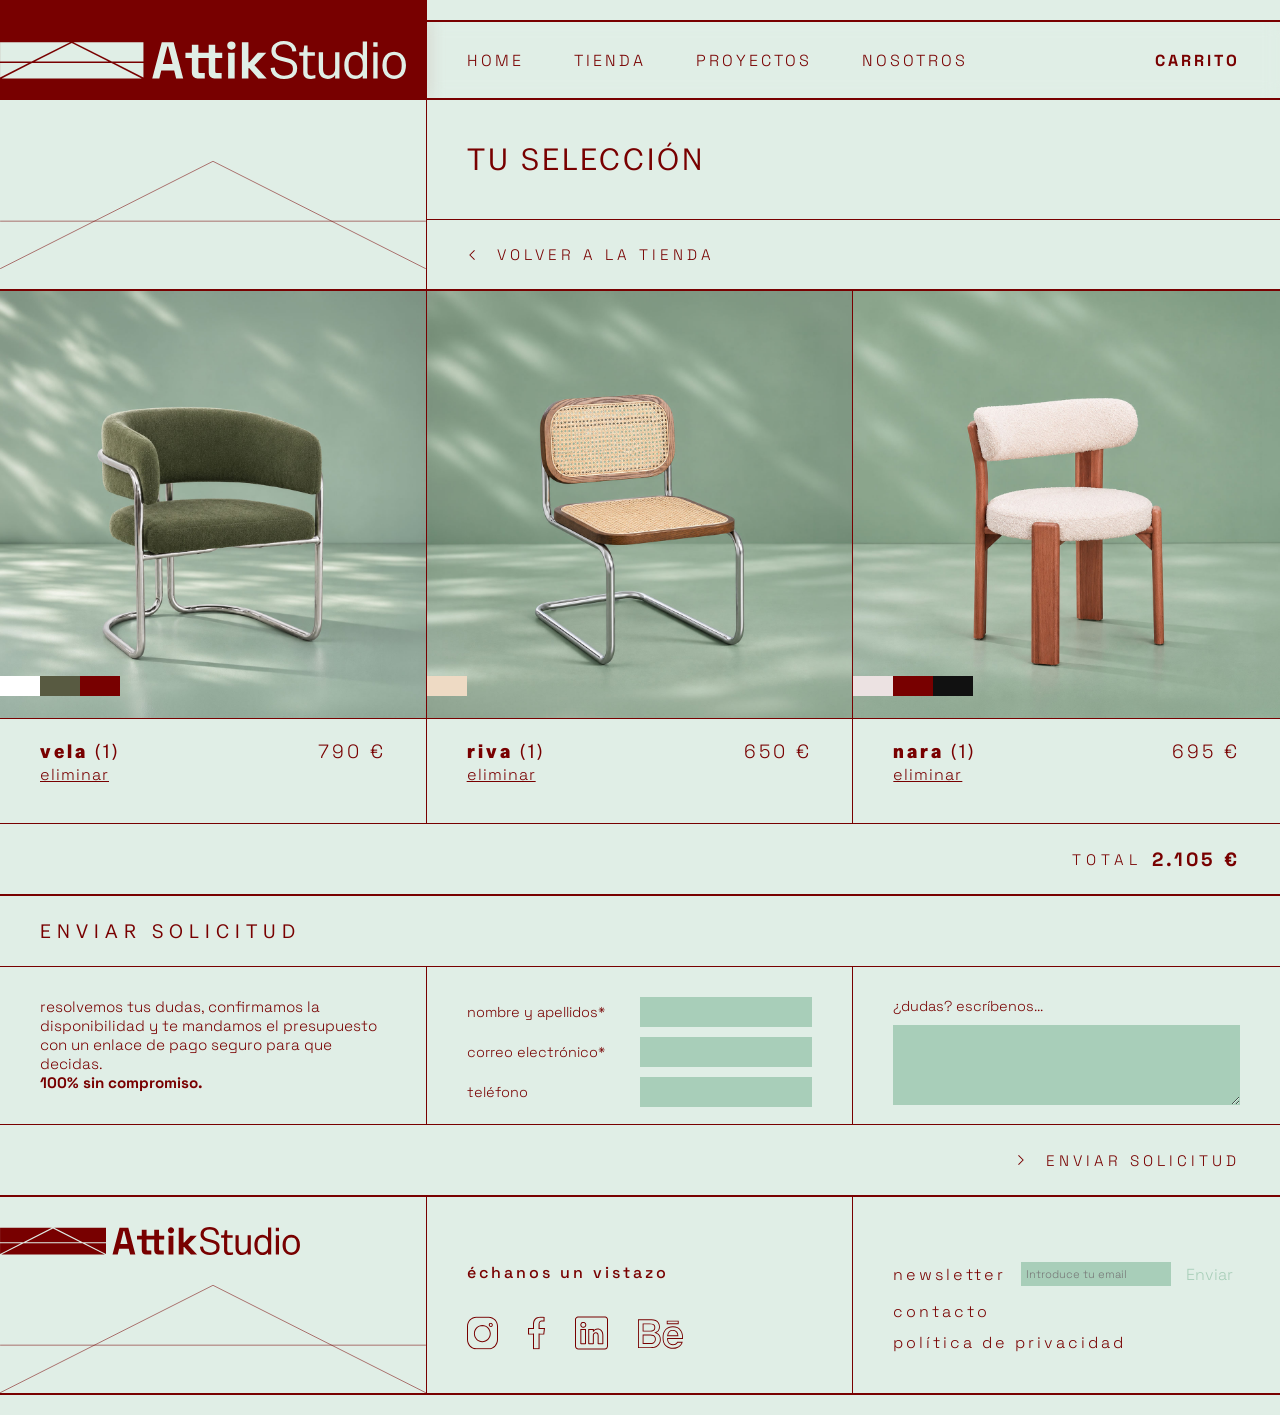
<file: carrito.html>
<!DOCTYPE html>
<html lang="en">

<head>
    <meta charset="UTF-8">
    <meta name="viewport" content="width=device-width, initial-scale=1.0">
    <title>Document</title>
    <link rel="stylesheet" href="css/carrito.css">

    <link rel="preconnect" href="https://fonts.googleapis.com">
    <link rel="preconnect" href="https://fonts.gstatic.com" crossorigin>
    <link
        href="https://fonts.googleapis.com/css2?family=Space+Grotesk:wght@300..700&family=Special+Gothic:wght@400..700&display=swap"
        rel="stylesheet">
</head>

<body>

    <!-- CABECERA -->

    <header class="Header">
        <a href="index.html" class="Header-a">
            <img src="assets/Logo_AttikStudio_Negative.svg" alt="AttikStudio Logo" loading="lazy" class="Header-img">
        </a>

        <nav class="Header-nav">

            <button class="Header-hamburger" aria-label="Abrir menú" aria-expanded="false">
                <span class="Line"></span>
                <span class="Line"></span>
                <span class="Line"></span>
            </button>
            <ul class="Header-ulLeft">
                <li class="Header-liLeft">
                    <a href="index.html" class="Header-aLeft">Home</a>
                    <a href="tienda.html" class="Header-aLeft">Tienda</a>
                    <a href="proyectos.html" class="Header-aLeft">Proyectos</a>
                    <a href="nosotros.html" class="Header-aLeft">Nosotros</a>
                </li>
            </ul>
            <ul class="Header-ulRight">
                <li class="Header-liRight">
                    <a href="carrito.html" class="Header-aRight Header-aRight--bold">Carrito</a>
                </li>
            </ul>
        </nav>
    </header>

    <main>

        <!-- CABECERA PRODUCTOS SELECCIONADOS -->

        <div class="SelectedProductsHeader">
            <div class="SelectedProductsHeader-imgWrapper">
                <img src="assets/Simbolo_AttikStudio.svg" alt="Símbolo AttikStudio" loading="lazy" class="SelectedProductsHeader-img">
            </div>
            <div class="SelectedProductsHeader-textWrapper">
                <h2 class="SelectedProductsHeader-h2">Tu selección</h2>
                <a href="tienda.html" class="Button">
                    <img src="assets/Arrow.svg" alt="Arrow" loading="lazy" class="Button-symbol">
                    <span class="Button-text">Volver a la tienda</span>
                </a>
            </div>
        </div>


        <!-- PRODUCTOS SELECCIONADOS -->

        <div class="SelectedSection">
            <div class="SelectedSection-productWrapper">
                <article class="Product-article">
                    <div class="Product-imgWrapper">
                        <img src="assets/Vela.jpg" alt="Sillón Cromado Vela" loading="lazy" class="Product-img">
                        <div class="Product-colors">
                            <div class="Product-color Blanco"></div>
                            <div class="Product-color VerdeMusgo"></div>
                            <div class="Product-color BurdeosOscuro"></div>
                        </div>
                    </div>
                    <div class="Product-info">
                        <div class="Product-description">
                            <h3 class="Product-descriptionH3">Vela <span class="Unidades">(1)</span></h3>
                            <span class="Product-buttonDelete">Eliminar</span>
                        </div>
                        <span class="Product-span">790 €</span>
                    </div>
                </article>
                <article class="Product-article">
                    <div class="Product-imgWrapper">
                        <img src="assets/Riva.jpg" alt="Silla de Ratán Riva" loading="lazy" class="Product-img">
                        <div class="Product-colors">
                            <div class="Product-color CremaAlmendra"></div>
                        </div>
                    </div>
                    <div class="Product-info">
                        <div class="Product-description">
                            <h3 class="Product-descriptionH3">Riva <span class="Unidades">(1)</span></h3>
                            <span class="Product-buttonDelete">Eliminar</span>
                        </div>
                        <span class="Product-span">650 €</span>
                    </div>
                </article>
                <article class="Product-article">
                    <div class="Product-imgWrapper">
                        <img src="assets/Nara.jpg" alt="Sillón Tapizado Nara" loading="lazy" class="Product-img">
                        <div class="Product-colors">
                            <div class="Product-color BlancoNiebla"></div>
                            <div class="Product-color BurdeosOscuro"></div>
                            <div class="Product-color NegroCarbon"></div>
                        </div>
                    </div>
                    <div class="Product-info">
                        <div class="Product-description">
                            <h3 class="Product-descriptionH3">Nara <span class="Unidades">(1)</span></h3>
                            <span class="Product-buttonDelete">Eliminar</span>
                        </div>
                        <span class="Product-span">695 €</span>
                    </div>
                </article>
                <div class="Product-amount">
                    <span class="Product-total">Total</span>
                    <span class="Product-euros">2.105 €</span>
                </div>
            </div>
        </div>

        <!-- FORMULARIO -->

        <section class="SelectedProductsForm">
            <div class="SelectedProductsForm-title">
                <h2 class="SelectedProductsForm-h2">Enviar solicitud</h2>
            </div>
            <div class="SelectedProductsForm-content">
                <div class="SelectedProductsForm-info">
                    <p class="SelectedProductsForm-p">
                        resolvemos tus dudas, confirmamos
                        la disponibilidad y te mandamos el
                        presupuesto con un enlace de pago
                        seguro para que decidas. <br>
                        <strong>100% sin compromiso.</strong>
                    </p>
                </div>
                <form class="SelectedProductsForm-fields">
                    <div class="SelectedProductsForm-field">
                        <label for="nombre">nombre y apellidos*</label>
                        <input type="text" id="nombre" name="nombre" required>
                    </div>
                    <div class="SelectedProductsForm-field">
                        <label for="correo">correo electrónico*</label>
                        <input type="email" id="correo" name="correo" required>
                    </div>
                    <div class="SelectedProductsForm-field">
                        <label for="telefono">teléfono</label>
                        <input type="tel" id="telefono" name="telefono">
                    </div>
                </form>
                <div class="SelectedProductsForm-message">
                    <label for="Message">¿dudas? escríbenos...</label>
                    <textarea id="Message" name="Message"></textarea>
                </div>
            </div>

            <div class="Form-submit">
                <button class="Form-button" type="submit" form="solicitud">
                    <img src="assets/Arrow.svg" alt="Arrow" loading="lazy" class="Button-symbol">
                    <span class="Button-text">Enviar solicitud</span>
                </button>
            </div>
        </section>

    </main>

    <!-- PIE -->

    <footer class="Footer">
        <div class="Footer-logos">
            <a href="index.html">
                <img src="assets/Logo_AttikStudio_Positive.svg" alt="Logo AttikStudio" loading="lazy" class="Footer-imgLogo">
            </a>
            <img src="assets/Simbolo_AttikStudio.svg" alt="Symbol AttikStudio" loading="lazy" class="Footer-imgSymbol">
        </div>
        <div class="Footer-socials">
            <span class="Socials-span">Échanos un vistazo</span>
            <ul class="Socials-ul">
                <li class="Socials-li">
                    <a href="https://www.instagram.com" class="Socials-a" target="_blank" rel="noopener noreferrer">
                        <img src="assets/Instagram.svg" alt="Instagram" loading="lazy" class="Socials-img">
                    </a>
                </li>
                <li class="Socials-li">
                    <a href="https://www.facebook.com" class="Socials-a" target="_blank" rel="noopener noreferrer">
                        <img src="assets/Facebook.svg" alt="Facebook" loading="lazy" class="Socials-img">
                    </a>
                </li>
                <li class="Socials-li">
                    <a href="https://www.linkedin.com" class="Socials-a" target="_blank" rel="noopener noreferrer">
                        <img src="assets/Linkedin.svg" alt="Linkedin" loading="lazy" class="Socials-img">
                    </a>
                </li>
                <li class="Socials-li">
                    <a href="https://www.behance.net" class="Socials-a" target="_blank" rel="noopener noreferrer">
                        <img src="assets/Behance.svg" alt="Behance" loading="lazy" class="Socials-img">
                    </a>
                </li>
            </ul>
        </div>
        <div class="Footer-contactLegals">
            <ul class="ContactLegals-ul">
                <li class="ContactLegals-li">
                    <form action="/suscripcion" method="POST" class="ContactLegals-form">
                        <label for="email-newsletter">Newsletter</label>
                        <input type="email" id="email-newsletter" name="email" placeholder="Introduce tu email"
                            required>
                        <button type="submit">Enviar</button>
                    </form>
                </li>
                <li class="ContactLegals-li">
                    <a href="nosotros.html" class="ContactLegals-a">Contacto</a>
                </li>
                <li class="ContactLegals-li">
                    <a href="politica-de-privacidad.html" class="Contact-legalsA">Política de privacidad</a>
                </li>
            </ul>
        </div>
    </footer>

</body>

</html>
</file>
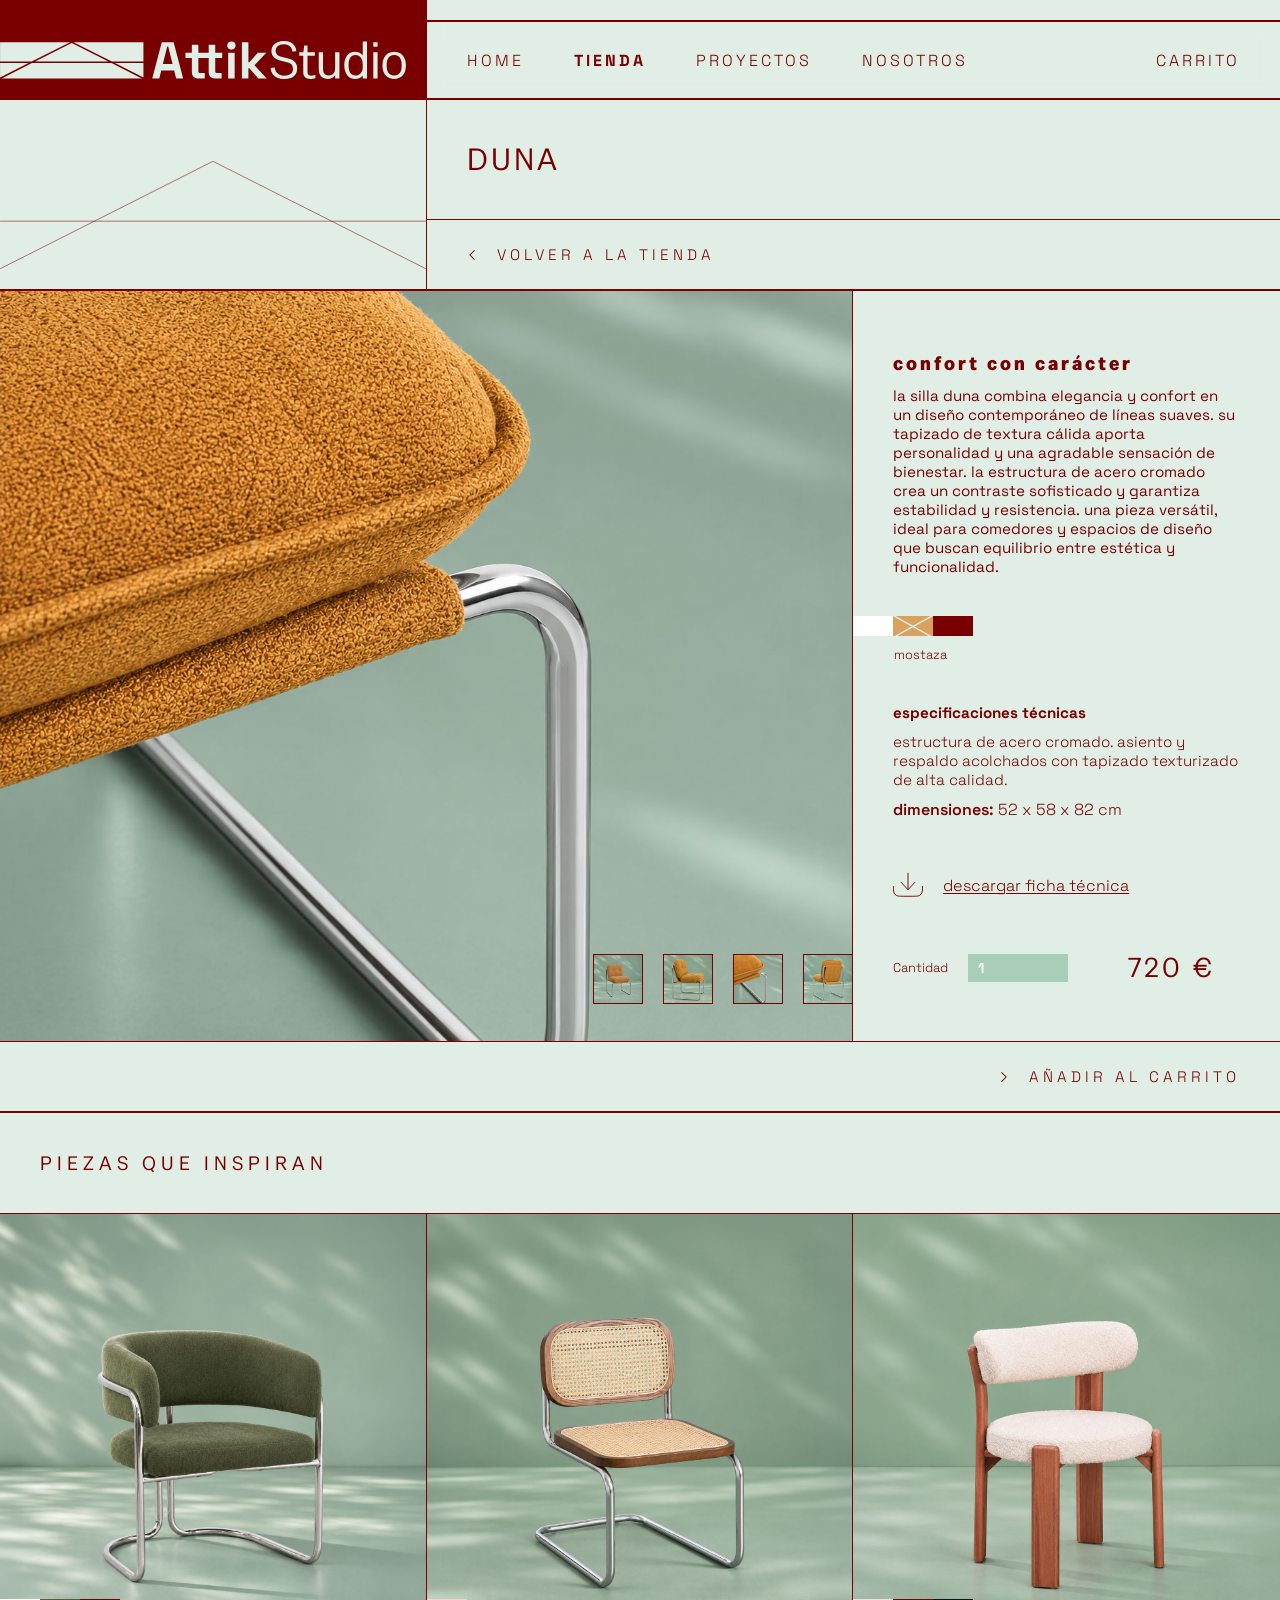
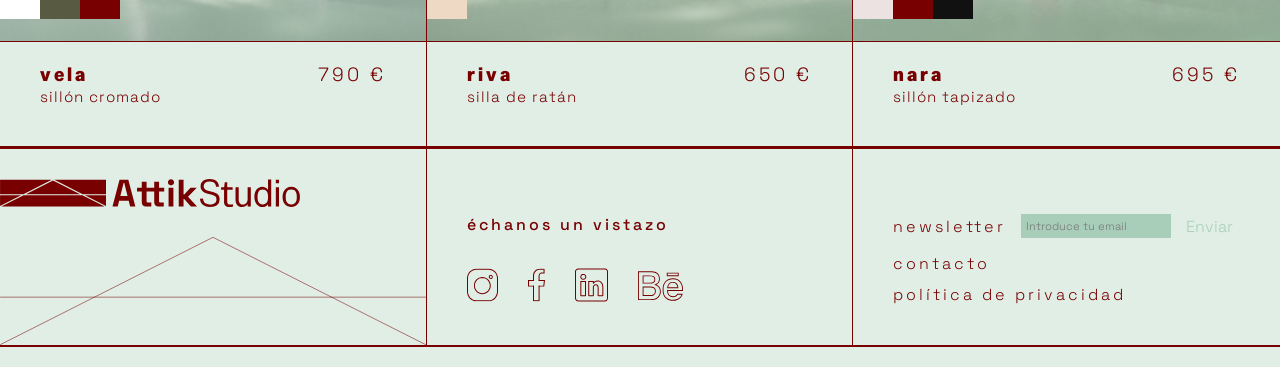
<file: duna.html>
<!DOCTYPE html>
<html lang="en">

<head>
    <meta charset="UTF-8">
    <meta name="viewport" content="width=device-width, initial-scale=1.0">
    <title>Document</title>
    <link rel="stylesheet" href="css/duna.css">

    <link rel="preconnect" href="https://fonts.googleapis.com">
    <link rel="preconnect" href="https://fonts.gstatic.com" crossorigin>
    <link
        href="https://fonts.googleapis.com/css2?family=Space+Grotesk:wght@300..700&family=Special+Gothic:wght@400..700&display=swap"
        rel="stylesheet">

</head>

<body>

    <!-- CABECERA -->

    <header class="Header">
        <a href="index.html" class="Header-a">
            <img src="assets/Logo_AttikStudio_Negative.svg" alt="AttikStudio Logo" class="Header-img">
        </a>

        <nav class="Header-nav">

            <button class="Header-hamburger" aria-label="Abrir menú" aria-expanded="false">
                <span class="Line"></span>
                <span class="Line"></span>
                <span class="Line"></span>
            </button>
            <ul class="Header-ulLeft">
                <li class="Header-liLeft">
                    <a href="index.html" class="Header-aLeft">Home</a>
                    <a href="tienda.html" class="Header-aLeft Header-aLeft--bold">Tienda</a>
                    <a href="proyectos.html" class="Header-aLeft">Proyectos</a>
                    <a href="nosotros.html" class="Header-aLeft">Nosotros</a>
                </li>
            </ul>
            <ul class="Header-ulRight">
                <li class="Header-liRight">
                    <a href="carrito.html" class="Header-aRight">Carrito</a>
                </li>
            </ul>
        </nav>
    </header>

    <main>

        <!-- CABECERA PRODUCTO -->

        <div class="ProductHeader">
            <div class="ProductHeader-imgWrapper">
                <img src="assets/Simbolo_AttikStudio.svg" alt="Símbolo AttikStudio" loading="lazy" class="ProductHeader-img">
            </div>
            <div class="ProductHeader-textWrapper">
                <h2 class="ProductHeader-h2">Duna</h2>
                <a href="tienda.html" class="Button">
                    <img src="assets/Arrow.svg" alt="Arrow" loading="lazy" class="Button-symbol">
                    <span class="Button-text">Volver a la tienda</span>
                </a>
            </div>
        </div>

        <!-- PRODUCTO DESTACADO -->

        <section class="FeaturedSection">
            <div class="FeaturedSection-imgWrapper">
                <img src="assets/Duna-Imagen3.jpg" alt="Duna Imagen Detalle" loading="lazy" class="FeaturedSection-img">
                <div class="FeaturedSection-imgSmallWrapper">
                    <img src="assets/Duna.jpg" alt="Imagen principal" loading="lazy" class="FeaturedSection-imgSmall">
                    <img src="assets/Duna-Imagen2.jpg" alt="Imagen lateral" loading="lazy" class="FeaturedSection-imgSmall">
                    <img src="assets/Duna-Imagen3.jpg" alt="Imagen detalle" loading="lazy" class="FeaturedSection-imgSmall">
                    <img src="assets/Duna-Imagen4.jpg" alt="Imagen respaldo" loading="lazy" class="FeaturedSection-imgSmall">
                </div>
            </div>
            <div class="FeaturedSection-textWrapper">
                <h3 class="FeaturedSection-mainTitle">Confort con carácter</h3>
                <p class="FeaturedSection-description">la silla duna combina elegancia y confort en un diseño
                    contemporáneo de líneas suaves. su tapizado de textura cálida aporta personalidad y una agradable
                    sensación de bienestar. la estructura de acero cromado crea un contraste sofisticado y garantiza
                    estabilidad y resistencia. una pieza versátil, ideal para comedores y espacios de diseño que buscan
                    equilibrio entre estética y funcionalidad.
                </p>
                <div class="FeaturedSection-colors">
                    <div class="ColorWrapper">
                        <div class="Color White"></div>
                        <div class="Color GoldenOchre Color--selected">
                            <span class="Line Line-1"></span>
                            <span class="Line Line-2"></span>
                        </div>
                        <div class="Color DarkBurgundy"></div>
                    </div>
                    <span class="ColorName">Mostaza</span>
                </div>
                <h4 class="FeaturedSection-secondaryTitle">Especificaciones técnicas</h3>
                    <p class="FeaturedSection-secondaryContent">estructura de acero cromado. asiento y respaldo
                        acolchados
                        con tapizado texturizado de alta calidad.</p>
                    <span class="FeaturedSection-productLabel">
                        <span class="ProductLabel-title">Dimensiones: </span>52 x 58 x 82 cm
                    </span>
                    <a href="assets/Ficha_tecnica_Duna.pdf" target="_blank" rel="noopener noreferrer" class="FeaturedSection-downloadButton">
                        <img src="assets/Download.svg" alt="Símbolo Descargar" loading="lazy" class="DownloadButton-img">
                        <span class="DownloadButton-span">Descargar ficha técnica</span>
                    </a>
                    <div class="FeaturedSection-purchase">
                        <div class="FeaturedSection-purchaseQuantity">
                            <span class="Quantity">Cantidad</span>
                            <input type="number" id="cantidad" value="1" min="1">
                        </div>
                        <div class="Price">720&nbsp;€</div>
                    </div>
            </div>
            <div class="Button">
                <a href="carrito.html" class="Button-cart">
                    <img src="assets/Arrow.svg" alt="Arrow" loading="lazy" class="Button-symbol">
                    <span class="Button-text">Añadir al carrito</span>
                </a>
            </div>
        </section>

        <!-- PRODUCTOS RELACIONADOS -->

        <div class="RelatedSection">
            <div class="RelatedSection-title">
                <h2 class="RelatedSection-h2">Piezas que inspiran</h2>
            </div>
            <div class="RelatedSection-productWrapper">
                <article class="Product-article">
                    <div class="Product-imgWrapper">
                        <img src="assets/Vela.jpg" alt="Sillón Cromado Vela" loading="lazy" class="Product-img">
                        <div class="Product-colors">
                            <div class="Product-color Blanco"></div>
                            <div class="Product-color VerdeMusgo"></div>
                            <div class="Product-color BurdeosOscuro"></div>
                        </div>
                    </div>
                    <div class="Product-info">
                        <div class="Product-description">
                            <h3 class="Product-descriptionH3">Vela</h3>
                            <p class="Product-descriptionP">Sillón cromado</p>
                        </div>
                        <span class="Product-span">790 €</span>
                    </div>
                </article>
                <article class="Product-article">
                    <div class="Product-imgWrapper">
                        <img src="assets/Riva.jpg" alt="Silla de Ratán Riva" loading="lazy" class="Product-img">
                        <div class="Product-colors">
                            <div class="Product-color CremaAlmendra"></div>
                        </div>
                    </div>
                    <div class="Product-info">
                        <div class="Product-description">
                            <h3 class="Product-descriptionH3">Riva</h3>
                            <p class="Product-descriptionP">Silla de ratán</p>
                        </div>
                        <span class="Product-span">650 €</span>
                    </div>
                </article>
                <article class="Product-article">
                    <div class="Product-imgWrapper">
                        <img src="assets/Nara.jpg" alt="Sillón Tapizado Nara" loading="lazy" class="Product-img">
                        <div class="Product-colors">
                            <div class="Product-color BlancoNiebla"></div>
                            <div class="Product-color BurdeosOscuro"></div>
                            <div class="Product-color NegroCarbon"></div>
                        </div>
                    </div>
                    <div class="Product-info">
                        <div class="Product-description">
                            <h3 class="Product-descriptionH3">Nara</h3>
                            <p class="Product-descriptionP">Sillón tapizado</p>
                        </div>
                        <span class="Product-span">695 €</span>
                    </div>
                </article>
            </div>
        </div>
    </main>

    <!-- PIE -->

    <footer class="Footer">
        <div class="Footer-logos">
            <a href="index.html">
                <img src="assets/Logo_AttikStudio_Positive.svg" alt="Logo AttikStudio" loading="lazy" class="Footer-imgLogo">
            </a>
            <img src="assets/Simbolo_AttikStudio.svg" alt="Symbol AttikStudio" loading="lazy" class="Footer-imgSymbol">
        </div>
        <div class="Footer-socials">
            <span class="Socials-span">Échanos un vistazo</span>
            <ul class="Socials-ul">
                <li class="Socials-li">
                    <a href="https://www.instagram.com" class="Socials-a" target="_blank" rel="noopener noreferrer">
                        <img src="assets/Instagram.svg" alt="Instagram" loading="lazy" class="Socials-img">
                    </a>
                </li>
                <li class="Socials-li">
                    <a href="https://www.facebook.com" class="Socials-a" target="_blank" rel="noopener noreferrer">
                        <img src="assets/Facebook.svg" alt="Facebook" loading="lazy" class="Socials-img">
                    </a>
                </li>
                <li class="Socials-li">
                    <a href="https://www.linkedin.com" class="Socials-a" target="_blank" rel="noopener noreferrer">
                        <img src="assets/Linkedin.svg" alt="Linkedin" loading="lazy" class="Socials-img">
                    </a>
                </li>
                <li class="Socials-li">
                    <a href="https://www.behance.net" class="Socials-a" target="_blank" rel="noopener noreferrer">
                        <img src="assets/Behance.svg" alt="Behance" loading="lazy" class="Socials-img">
                    </a>
                </li>
            </ul>
        </div>
        <div class="Footer-contactLegals">
            <ul class="ContactLegals-ul">
                <li class="ContactLegals-li">
                    <form action="/suscripcion" method="POST" class="ContactLegals-form">
                        <label for="email-newsletter">Newsletter</label>
                        <input type="email" id="email-newsletter" name="email" placeholder="Introduce tu email"
                            required>
                        <button type="submit">Enviar</button>
                    </form>
                </li>
                <li class="ContactLegals-li">
                    <a href="nosotros.html" class="ContactLegals-a">Contacto</a>
                </li>
                <li class="ContactLegals-li">
                    <a href="politica-de-privacidad.html" class="Contact-legalsA">Política de privacidad</a>
                </li>
            </ul>
        </div>
    </footer>

</body>

</html>
</file>
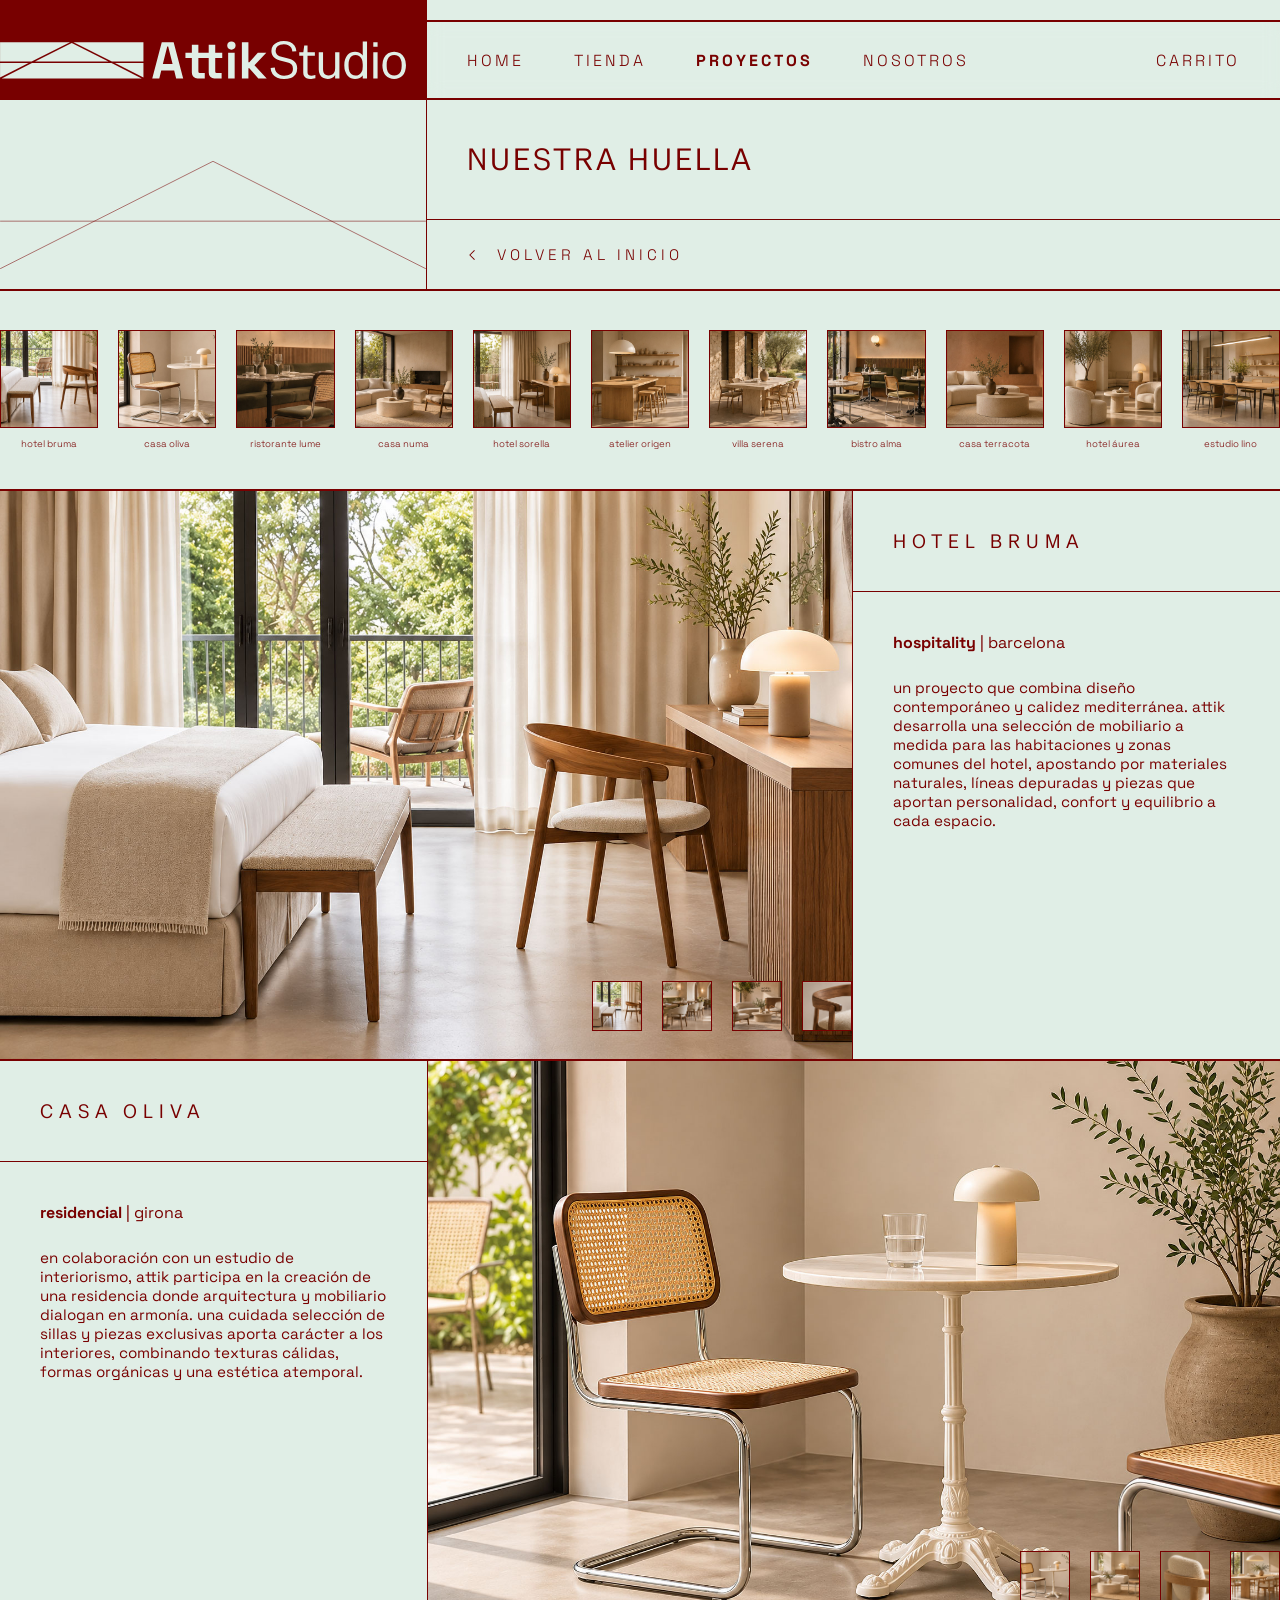
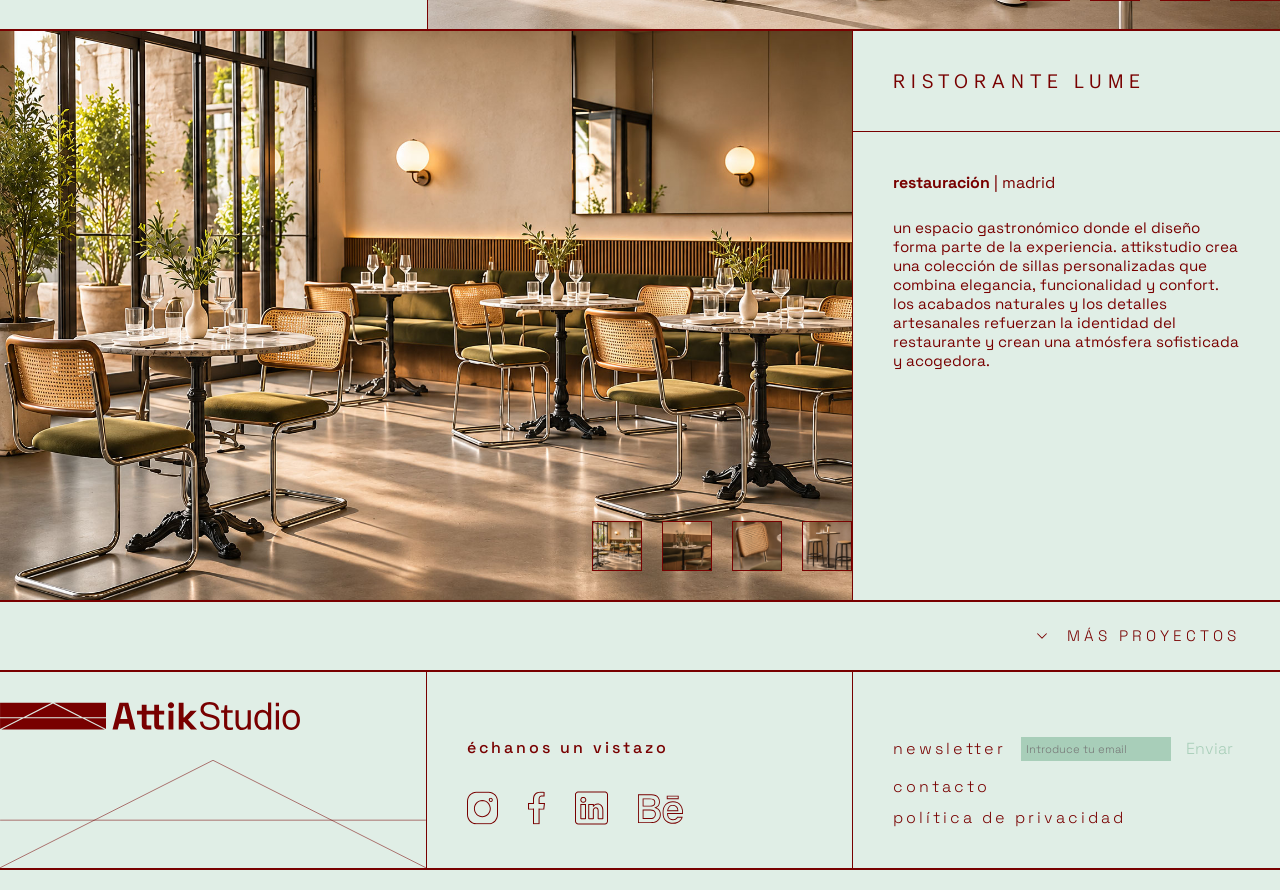
<file: proyectos.html>
<!DOCTYPE html>
<html lang="en">

<head>
    <meta charset="UTF-8">
    <meta name="viewport" content="width=device-width, initial-scale=1.0">
    <title>Document</title>
    <link rel="stylesheet" href="css/proyectos.css">

    <link rel="preconnect" href="https://fonts.googleapis.com">
    <link rel="preconnect" href="https://fonts.gstatic.com" crossorigin>
    <link
        href="https://fonts.googleapis.com/css2?family=Space+Grotesk:wght@300..700&family=Special+Gothic:wght@400..700&display=swap"
        rel="stylesheet">
</head>

<body>

    <!-- CABECERA -->
     
    <header class="Header">
        <a href="index.html" class="Header-a">
            <img src="assets/Logo_AttikStudio_Negative.svg" alt="AttikStudio Logo" loading="lazy" class="Header-img">
        </a>

        <nav class="Header-nav">

            <button class="Header-hamburger" aria-label="Abrir menú" aria-expanded="false">
                <span class="Line"></span>
                <span class="Line"></span>
                <span class="Line"></span>
            </button>
            <ul class="Header-ulLeft">
                <li class="Header-liLeft">
                    <a href="index.html" class="Header-aLeft">Home</a>
                    <a href="tienda.html" class="Header-aLeft">Tienda</a>
                    <a href="proyectos.html" class="Header-aLeft Header-aLeft--bold">Proyectos</a>
                    <a href="nosotros.html" class="Header-aLeft">Nosotros</a>
                </li>
            </ul>
            <ul class="Header-ulRight">
                <li class="Header-liRight">
                    <a href="carrito.html" class="Header-aRight">Carrito</a>
                </li>
            </ul>
        </nav>
    </header>

    <main>

        <!-- CABECERA PROYECTOS -->

        <div class="ProjectsHeader">
            <div class="ProjectsHeader-imgWrapper">
                <img src="assets/Simbolo_AttikStudio.svg" alt="" class="ProjectsHeader-img">
            </div>
            <div class="ProjectsHeader-textWrapper">
                <h2 class="ProjectsHeader-h2">Nuestra huella</h2>
                <a href="index.html" class="Button">
                    <img src="assets/Arrow.svg" alt="Arrow" loading="lazy" class="Button-symbol">
                    <span class="Button-text">Volver al inicio</span>
                </a>
            </div>
        </div>

        <!-- LISTADO PROYECTOS -->

        <ul class="ProjectsUl">

            <!-- PROYECTO HOTEL BRUMA -->

            <li class="ProjectsUl-li">
                <a href="" class="ProjectsUl-a">
                    <img src="assets/Hotel_Bruma.jpg" alt="Imagen Proyecto Hotel Bruma" loading="lazy" class="ProjectsUl-img">
                    <span class="ProjectsUl-name">Hotel Bruma</span>
                </a>
            </li>

            <!-- PROYECTO CASA OLIVA -->

            <li class="ProjectsUl-li">
                <a href="" class="ProjectsUl-a">
                    <img src="assets/Casa_Oliva.jpg" alt="Imagen Proyecto Casa Oliva" loading="lazy" class="ProjectsUl-img">
                    <span class="ProjectsUl-name">Casa Oliva</span>
                </a>
            </li>

            <!-- PROYECTO RISTORANTE LUME -->

            <li class="ProjectsUl-li">
                <a href="" class="ProjectsUl-a">
                    <img src="assets/Ristorante_Lume.jpg" alt="Imagen Proyecto Ristorante Lume" loading="lazy" class="ProjectsUl-img">
                    <span class="ProjectsUl-name">Ristorante Lume</span>
                </a>
            </li>

            <!-- PROYECTO CASA NUMA -->

            <li class="ProjectsUl-li">
                <a href="" class="ProjectsUl-a">
                    <img src="assets/Casa_Numa.jpg" alt="Imagen Proyecto Casa Numa" loading="lazy" class="ProjectsUl-img">
                    <span class="ProjectsUl-name">Casa Numa</span>
                </a>
            </li>

            <!-- PROYECTO HOTEL SORELLA -->

            <li class="ProjectsUl-li">
                <a href="" class="ProjectsUl-a">
                    <img src="assets/Hotel_Sorella.jpg" alt="Imagen Proyecto Hotel Sorella" loading="lazy" class="ProjectsUl-img">
                    <span class="ProjectsUl-name">Hotel Sorella</span>
                </a>
            </li>

            <!-- PROYECTO ATELIER ORIGEN -->

            <li class="ProjectsUl-li">
                <a href="" class="ProjectsUl-a">
                    <img src="assets/Atelier_Origen.jpg" alt="Imagen Proyecto Atelier Origen" loading="lazy" class="ProjectsUl-img">
                    <span class="ProjectsUl-name">Atelier Origen</span>
                </a>
            </li>

            <!-- PROYECTO VILLA SERENA -->

            <li class="ProjectsUl-li">
                <a href="" class="ProjectsUl-a">
                    <img src="assets/Villa_Serena.jpg" alt="Imagen Proyecto Villa Serena" loading="lazy" class="ProjectsUl-img">
                    <span class="ProjectsUl-name">Villa Serena</span>
                </a>
            </li>

            <!-- PROYECTO BISTRO ALMA -->

            <li class="ProjectsUl-li">
                <a href="" class="ProjectsUl-a">
                    <img src="assets/Bistro_Alma.jpg" alt="Imagen Proyecto Bistro Alma" loading="lazy" class="ProjectsUl-img">
                    <span class="ProjectsUl-name">Bistro Alma</span>
                </a>
            </li>

            <!-- PROYECTO CASA TERRACOTA -->

            <li class="ProjectsUl-li">
                <a href="" class="ProjectsUl-a">
                    <img src="assets/Casa_Terracota.jpg" alt="Imagen Proyecto Casa Terracota" loading="lazy" class="ProjectsUl-img">
                    <span class="ProjectsUl-name">Casa Terracota</span>
                </a>
            </li>

            <!-- PROYECTO HOTEL ÁUREA -->

            <li class="ProjectsUl-li">
                <a href="" class="ProjectsUl-a">
                    <img src="assets/Hotel_Aurea.jpg" alt="Imagen Proyecto Hotel Áurea" loading="lazy" class="ProjectsUl-img">
                    <span class="ProjectsUl-name">Hotel Áurea</span>
                </a>
            </li>

            <!-- PROYECTO ESTUDIO LINO -->

            <li class="ProjectsUl-li">
                <a href="" class="ProjectsUl-a">
                    <img src="assets/Estudio_Lino.jpg" alt="Imagen Proyecto Estudio Lino" loading="lazy" class="ProjectsUl-img">
                    <span class="ProjectsUl-name">Estudio Lino</span>
                </a>
            </li>
        </ul>

        <!-- PRESENTACIÓN PROYECTO HOTEL BRUMA -->

        <article class="ProjectPresentation">
            <div class="ProjectPresentation-imgWrapper">
                <img src="assets/Hotel_Bruma_Img1.jpg" alt="Imagen principal Hotel Bruma" loading="lazy" class="ProjectPresentation-mainImg">
                <div class="ProjectPresentation-imgSmallWrapper">
                    <img src="assets/Hotel_Bruma_Img1.jpg" alt="Imagen 1 Hotel Bruma" loading="lazy" class="ProjectPresentation-imgSmall">
                    <img src="assets/Hotel_Bruma_Img2.jpg" alt="Imagen 2 Hotel Bruma" loading="lazy" class="ProjectPresentation-imgSmall">
                    <img src="assets/Hotel_Bruma_Img3.jpg" alt="Imagen 3 Hotel Bruma" loading="lazy" class="ProjectPresentation-imgSmall">
                    <img src="assets/Hotel_Bruma_Img4.jpg" alt="Imagen 4 Hotel Bruma" loading="lazy" class="ProjectPresentation-imgSmall">
                </div>
            </div>
            <div class="ProjectPresentation-textWrapper">
                <h2 class="ProjectPresentation-h2">Hotel Bruma</h2>
                <div class="ProjectPresentation-description">
                    <span class="ProjectPresentation-introduction"> <strong>Hospitality</strong> | Barcelona</span>
                    <p class="ProjectPresentation-p">Un proyecto que combina diseño contemporáneo y calidez mediterránea. Attik
                        desarrolla una selección de mobiliario a medida para las habitaciones y zonas comunes del hotel,
                        apostando por materiales naturales, líneas depuradas y piezas que aportan personalidad, confort
                        y equilibrio a cada espacio.</p>
                </div>
            </div>
        </article>

        <!-- PRESENTACIÓN PROYECTO CASA OLIVA -->

        <article class="ProjectPresentation ProjectPresentation--descriptionLeft">
            <div class="ProjectPresentation-textWrapper">
                <h2 class="ProjectPresentation-h2">Casa Oliva</h2>
                <div class="ProjectPresentation-description">
                    <span class="ProjectPresentation-introduction"> <strong>Residencial</strong> | Girona</span>
                    <p class="ProjectPresentation-p">En colaboración con un estudio de interiorismo, attik participa en la creación
                        de una residencia donde arquitectura y mobiliario dialogan en armonía. Una cuidada selección de
                        sillas y piezas exclusivas aporta carácter a los interiores, combinando texturas cálidas, formas
                        orgánicas y una estética atemporal.</p>
                </div>
            </div>
            <div class="ProjectPresentation-imgWrapper">
                <img src="assets/Casa_Oliva_Img1.jpg" alt="Imagen principal Hotel Bruma" loading="lazy" class="ProjectPresentation-mainImg">
                <div class="ProjectPresentation-imgSmallWrapper">
                    <img src="assets/Casa_Oliva_Img1.jpg" alt="Imagen 1 Casa Oliva" loading="lazy" class="ProjectPresentation-imgSmall">
                    <img src="assets/Casa_Oliva_Img2.jpg" alt="Imagen 2 Casa Oliva" loading="lazy" class="ProjectPresentation-imgSmall">
                    <img src="assets/Casa_Oliva_Img3.jpg" alt="Imagen 3 Casa Oliva" loading="lazy" class="ProjectPresentation-imgSmall">
                    <img src="assets/Casa_Oliva_Img4.jpg" alt="Imagen 4 Casa Oliva" loading="lazy" class="ProjectPresentation-imgSmall">
                </div>
            </div>
        </article>

        <!-- PRESENTACIÓN PROYECTO RISTORANTE LUME -->

        <article class="ProjectPresentation">
            <div class="ProjectPresentation-imgWrapper">
                <img src="assets/Ristorante_Lume_Img1.jpg" alt="Imagen principal Ristorante Lume" loading="lazy" class="ProjectPresentation-mainImg">
                <div class="ProjectPresentation-imgSmallWrapper">
                    <img src="assets/Ristorante_Lume_Img1.jpg" alt="Imagen 1 Ristorante Lume" loading="lazy" class="ProjectPresentation-imgSmall">
                    <img src="assets/Ristorante_Lume_Img2.jpg" alt="Imagen 2 Ristorante Lume" loading="lazy" class="ProjectPresentation-imgSmall">
                    <img src="assets/Ristorante_Lume_Img3.jpg" alt="Imagen 3 Ristorante Lume" loading="lazy" class="ProjectPresentation-imgSmall">
                    <img src="assets/Ristorante_Lume_Img4.jpg" alt="Imagen 4 Ristorante Lume" loading="lazy" class="ProjectPresentation-imgSmall">
                </div>
            </div>
            <div class="ProjectPresentation-textWrapper">
                <h2 class="ProjectPresentation-h2">Ristorante Lume</h2>
                <div class="ProjectPresentation-description">
                    <span class="ProjectPresentation-introduction"> <strong>Restauración</strong> | Madrid</span>
                    <p class="ProjectPresentation-p">Un espacio gastronómico donde el diseño forma parte de la experiencia.
                        AttikStudio crea una colección de sillas personalizadas que combina elegancia, funcionalidad y
                        confort. Los acabados naturales y los detalles artesanales refuerzan la identidad del
                        restaurante y crean una atmósfera sofisticada y acogedora.</p>
                </div>
            </div>
        </article>
        <div class="Button">
                <a href="" class="Button-projects">
                    <img src="assets/Arrow.svg" alt="Arrow" loading="lazy" class="Button-symbol">
                    <span class="Button-text">Más proyectos</span>
                </a>
            </div>

    </main>

    <!-- PIE -->

    <footer class="Footer">
        <div class="Footer-logos">
            <a href="index.html">
                <img src="assets/Logo_AttikStudio_Positive.svg" alt="Logo AttikStudio" loading="lazy" class="Footer-imgLogo">
            </a>
            <img src="assets/Simbolo_AttikStudio.svg" alt="Symbol AttikStudio" loading="lazy" class="Footer-imgSymbol">
        </div>
        <div class="Footer-socials">
            <span class="Socials-span">Échanos un vistazo</span>
            <ul class="Socials-ul">
                <li class="Socials-li">
                    <a href="https://www.instagram.com" class="Socials-a" target="_blank" rel="noopener noreferrer">
                        <img src="assets/Instagram.svg" alt="Instagram" loading="lazy" class="Socials-img">
                    </a>
                </li>
                <li class="Socials-li">
                    <a href="https://www.facebook.com" class="Socials-a" target="_blank" rel="noopener noreferrer">
                        <img src="assets/Facebook.svg" alt="Facebook" loading="lazy" class="Socials-img">
                    </a>
                </li>
                <li class="Socials-li">
                    <a href="https://www.linkedin.com" class="Socials-a" target="_blank" rel="noopener noreferrer">
                        <img src="assets/Linkedin.svg" alt="Linkedin" loading="lazy" class="Socials-img">
                    </a>
                </li>
                <li class="Socials-li">
                    <a href="https://www.behance.net" class="Socials-a" target="_blank" rel="noopener noreferrer">
                        <img src="assets/Behance.svg" alt="Behance" loading="lazy" class="Socials-img">
                    </a>
                </li>
            </ul>
        </div>
        <div class="Footer-contactLegals">
            <ul class="ContactLegals-ul">
                <li class="ContactLegals-li">
                    <form action="/suscripcion" method="POST" class="ContactLegals-form">
                        <label for="email-newsletter">Newsletter</label>
                        <input type="email" id="email-newsletter" name="email" placeholder="Introduce tu email"
                            required>
                        <button type="submit">Enviar</button>
                    </form>
                </li>
                <li class="ContactLegals-li">
                    <a href="nosotros.html" class="ContactLegals-a">Contacto</a>
                </li>
                <li class="ContactLegals-li">
                    <a href="politica-de-privacidad.html" class="Contact-legalsA">Política de privacidad</a>
                </li>
            </ul>
        </div>
    </footer>

</body>

</html>
</file>
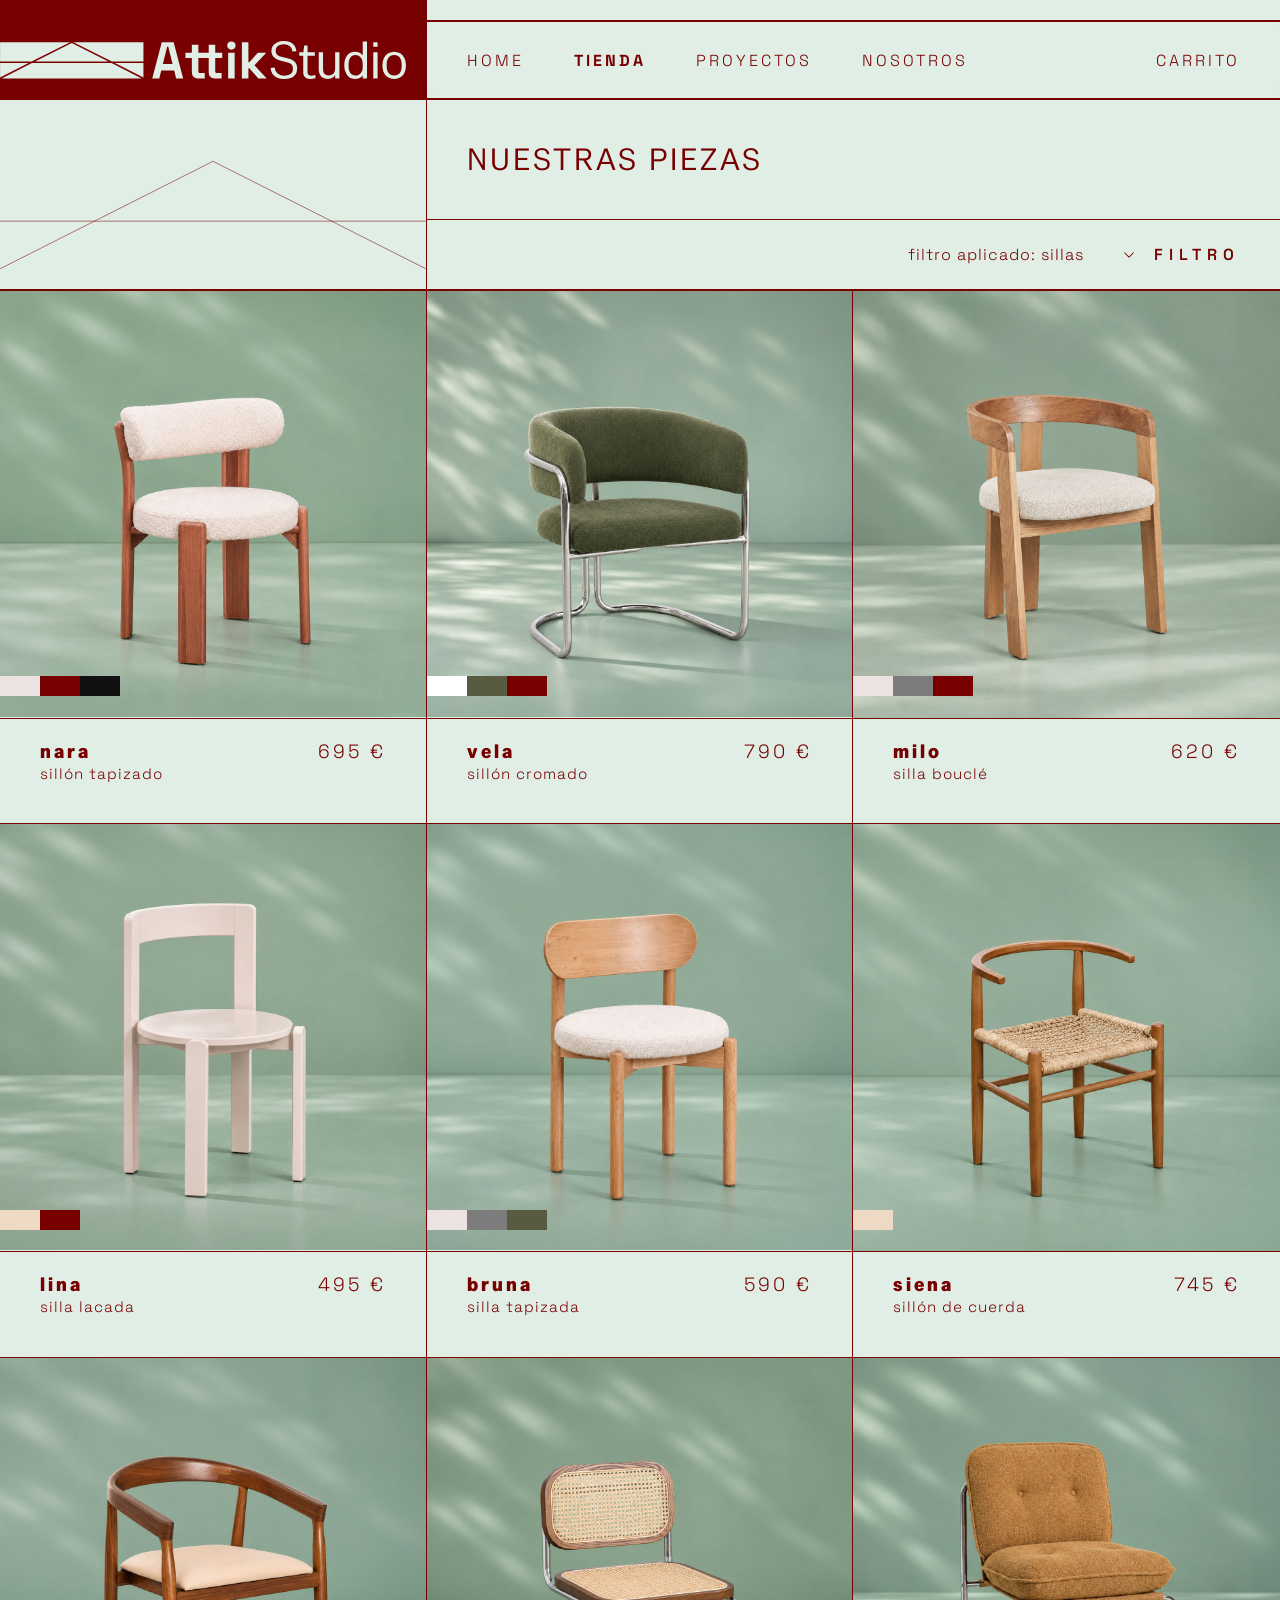
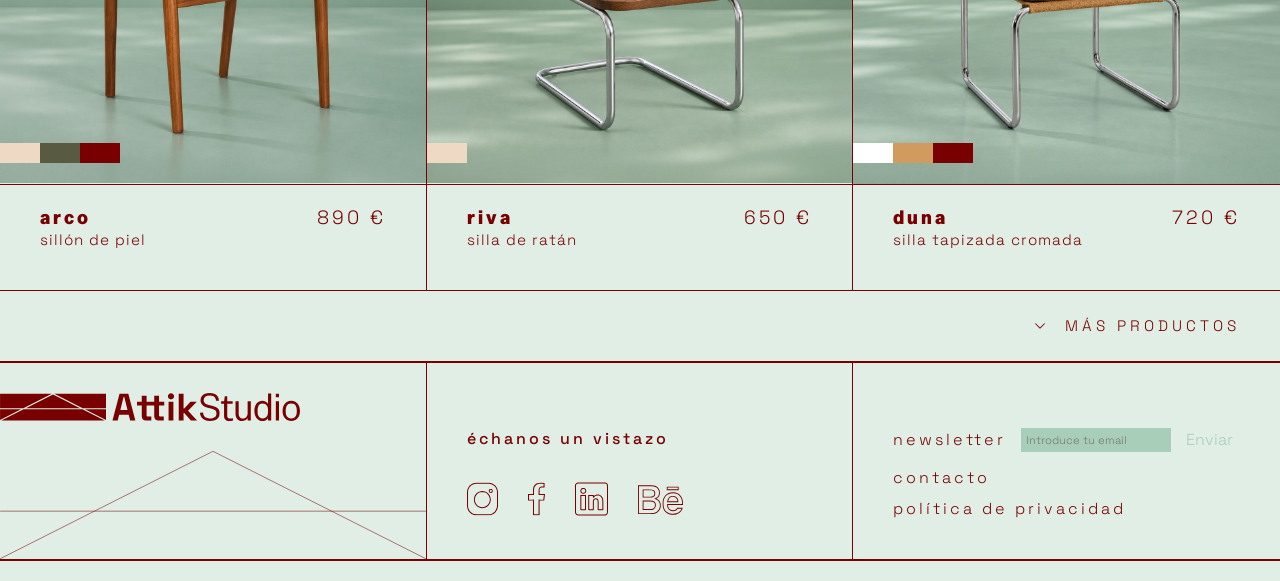
<file: tienda.html>
<!DOCTYPE html>
<html lang="en">

<head>
    <meta charset="UTF-8">
    <meta name="viewport" content="width=device-width, initial-scale=1.0">
    <title>Document</title>
    <link rel="stylesheet" href="css/tienda.css">

    <link rel="preconnect" href="https://fonts.googleapis.com">
    <link rel="preconnect" href="https://fonts.gstatic.com" crossorigin>
    <link
        href="https://fonts.googleapis.com/css2?family=Space+Grotesk:wght@300..700&family=Special+Gothic:wght@400..700&display=swap"
        rel="stylesheet">

</head>

<body>

    <!-- CABECERA -->

    <header class="Header">
        <a href="index.html" class="Header-a">
            <img src="assets/Logo_AttikStudio_Negative.svg" alt="AttikStudio Logo" loading="lazy" class="Header-img">
        </a>

        <nav class="Header-nav">

            <button class="Header-hamburger" aria-label="Abrir menú" aria-expanded="false">
                <span class="Line"></span>
                <span class="Line"></span>
                <span class="Line"></span>
            </button>
            <ul class="Header-ulLeft">
                <li class="Header-liLeft">
                    <a href="index.html" class="Header-aLeft">Home</a>
                    <a href="tienda.html" class="Header-aLeft Header-aLeft--bold">Tienda</a>
                    <a href="proyectos.html" class="Header-aLeft">Proyectos</a>
                    <a href="nosotros.html" class="Header-aLeft">Nosotros</a>
                </li>
            </ul>
            <ul class="Header-ulRight">
                <li class="Header-liRight">
                    <a href="carrito.html" class="Header-aRight">Carrito</a>
                </li>
            </ul>
        </nav>
    </header>

    <main>

        <!-- CABECERA TIENDA -->

        <div class="ShopHeader">
            <div class="ShopHeader-imgWrapper">
                <img src="assets/Simbolo_AttikStudio.svg" alt="Símbolo AttikStudio" loading="lazy" class="ShopHeader-img">
            </div>
            <div class="ShopHeader-textWrapper">
                <h2 class="ShopHeader-h2">Nuestras piezas</h2>
                <div class="ShopHeader-filter">
                    <span class="ShopHeader-filterSpan">Filtro aplicado: sillas</span>
                    <button class="ShopHeader-filterButton">
                        <img src="assets/Arrow.svg" alt="Arrow" loading="lazy" class="ShopHeader-buttonSymbol">
                        <span class="ShopHeader-buttonText">Filtro</span>
                    </button>
                </div>
            </div>
        </div>

        <!-- PRODUCTOS -->

        <div class="Products">
            <div class="Products-wrapper">

                <!-- PORODUCTO 1 NARA -->

                <article class="Products-article">
                    <div class="Products-imgWrapper">
                        <a href="duna.html" class="Products-a">
                            <img src="assets/Nara.jpg" alt="Sillón Tapizado Nara" loading="lazy" class="Products-img">
                            <div class="Products-colors">
                                <div class="Products-color BlancoNiebla"></div>
                                <div class="Products-color BurdeosOscuro"></div>
                                <div class="Products-color NegroCarbon"></div>
                            </div>
                        </a>
                    </div>
                    <div class="Products-info">
                        <div class="Products-description">
                            <h3 class="Products-descriptionH3">Nara</h3>
                            <p class="Products-descriptionP">Sillón tapizado</p>
                        </div>
                        <span class="Products-span">695 €</span>
                    </div>
                </article>

                <!-- PORODUCTO 2 VELA -->

                <article class="Products-article">
                    <div class="Products-imgWrapper">
                        <a href="duna.html" class="Products-a">
                            <img src="assets/Vela.jpg" alt="Sillón Cromado Vela" loading="lazy" class="Products-img">
                            <div class="Products-colors">
                                <div class="Products-color Blanco"></div>
                                <div class="Products-color VerdeMusgo"></div>
                                <div class="Products-color BurdeosOscuro"></div>
                            </div>
                        </a>
                    </div>
                    <div class="Products-info">
                        <div class="Products-description">
                            <h3 class="Products-descriptionH3">Vela</h3>
                            <p class="Products-descriptionP">Sillón cromado</p>
                        </div>
                        <span class="Products-span">790 €</span>
                    </div>
                </article>

                <!-- PORODUCTO 3 MILO -->

                <article class="Products-article">
                    <div class="Products-imgWrapper">
                        <a href="duna.html" class="Products-a">
                            <img src="assets/Milo.jpg" alt="Silla Bouclé Milo" loading="lazy" class="Products-img">
                            <div class="Products-colors">
                                <div class="Products-color BlancoNiebla"></div>
                                <div class="Products-color GrisPizarra"></div>
                                <div class="Products-color BurdeosOscuro"></div>
                            </div>
                        </a>
                    </div>
                    <div class="Products-info">
                        <div class="Products-description">
                            <h3 class="Products-descriptionH3">Milo</h3>
                            <p class="Products-descriptionP">Silla bouclé</p>
                        </div>
                        <span class="Products-span">620 €</span>
                    </div>
                </article>

                <!-- PORODUCTO 4 LINA -->

                <article class="Products-article">
                    <div class="Products-imgWrapper">
                        <a href="duna.html" class="Products-a">
                            <img src="assets/Lina.jpg" alt="Silla Lacada Lina" loading="lazy" class="Products-img">
                            <div class="Products-colors">
                                <div class="Products-color CremaAlmendra"></div>
                                <div class="Products-color BurdeosOscuro"></div>
                            </div>
                        </a>
                    </div>
                    <div class="Products-info">
                        <div class="Products-description">
                            <h3 class="Products-descriptionH3">Lina</h3>
                            <p class="Products-descriptionP">Silla lacada</p>
                        </div>
                        <span class="Products-span">495 €</span>
                    </div>
                </article>

                <!-- PORODUCTO 5 BRUNA -->

                <article class="Products-article">
                    <div class="Products-imgWrapper">
                        <a href="duna.html" class="Products-a">
                            <img src="assets/Bruna.jpg" alt="Silla Tapizada Bruna" loading="lazy" class="Products-img">
                            <div class="Products-colors">
                                <div class="Products-color BlancoNiebla"></div>
                                <div class="Products-color GrisPizarra"></div>
                                <div class="Products-color VerdeMusgo"></div>
                            </div>
                        </a>
                    </div>
                    <div class="Products-info">
                        <div class="Products-description">
                            <h3 class="Products-descriptionH3">Bruna</h3>
                            <p class="Products-descriptionP">Silla tapizada</p>
                        </div>
                        <span class="Products-span">590 €</span>
                    </div>
                </article>

                <!-- PORODUCTO 6 SIENA -->

                <article class="Products-article">
                    <div class="Products-imgWrapper">
                        <a href="duna.html" class="Products-a">
                            <img src="assets/Siena.jpg" alt="Sillón de Cuerda Siena" loading="lazy" class="Products-img">
                            <div class="Products-colors">
                                <div class="Products-color CremaAlmendra"></div>
                            </div>
                        </a>
                    </div>
                    <div class="Products-info">
                        <div class="Products-description">
                            <h3 class="Products-descriptionH3">Siena</h3>
                            <p class="Products-descriptionP">Sillón de cuerda</p>
                        </div>
                        <span class="Products-span">745 €</span>
                    </div>
                </article>

                <!-- PORODUCTO 7 ARCO -->

                <article class="Products-article">
                    <div class="Products-imgWrapper">
                        <a href="duna.html" class="Products-a">
                            <img src="assets/Arco.jpg" alt="Sillón de Piel Arco" loading="lazy" class="Products-img">
                            <div class="Products-colors">
                                <div class="Products-color CremaAlmendra"></div>
                                <div class="Products-color VerdeMusgo"></div>
                                <div class="Products-color BurdeosOscuro"></div>
                            </div>
                        </a>
                    </div>
                    <div class="Products-info">
                        <div class="Products-description">
                            <h3 class="Products-descriptionH3">Arco</h3>
                            <p class="Products-descriptionP">Sillón de piel</p>
                        </div>
                        <span class="Products-span">890 €</span>
                    </div>
                </article>

                <!-- PORODUCTO 8 RIVA -->

                <article class="Products-article">
                    <div class="Products-imgWrapper">
                        <a href="duna.html" class="Products-a">
                            <img src="assets/Riva.jpg" alt="Silla de Ratán Riva" loading="lazy" class="Products-img">
                            <div class="Products-colors">
                                <div class="Products-color CremaAlmendra"></div>
                            </div>
                        </a>
                    </div>
                    <div class="Products-info">
                        <div class="Products-description">
                            <h3 class="Products-descriptionH3">Riva</h3>
                            <p class="Products-descriptionP">Silla de ratán</p>
                        </div>
                        <span class="Products-span">650 €</span>
                    </div>
                </article>

                <!-- PORODUCTO 9 DUNA -->

                <article class="Products-article">
                    <div class="Products-imgWrapper">
                        <a href="duna.html" class="Products-a">
                            <img src="assets/Duna.jpg" alt="Silla Tapizada Cromada Duna" loading="lazy" class="Products-img">
                            <div class="Products-colors">
                                <div class="Products-color Blanco"></div>
                                <div class="Products-color OcreDorado"></div>
                                <div class="Products-color BurdeosOscuro"></div>
                            </div>
                        </a>

                    </div>
                    <div class="Products-info">
                        <div class="Products-description">
                            <h3 class="Products-descriptionH3">Duna</h3>
                            <p class="Products-descriptionP">Silla tapizada cromada</p>
                        </div>
                        <span class="Products-span">720 €</span>
                    </div>
                </article>
            </div>
            <div class="Button">
                <a href="" class="Button-products">
                    <img src="assets/Arrow.svg" alt="Arrow" loading="lazy" class="Button-symbol">
                    <span class="Button-text">Más productos</span>
                </a>
            </div>
        </div>

    </main>

    <!-- PIE -->

    <footer class="Footer">
        <div class="Footer-logos">
            <a href="index.html">
                <img src="assets/Logo_AttikStudio_Positive.svg" alt="Logo AttikStudio" loading="lazy" class="Footer-imgLogo">
            </a>
            <img src="assets/Simbolo_AttikStudio.svg" alt="Symbol AttikStudio" loading="lazy" class="Footer-imgSymbol">
        </div>
        <div class="Footer-socials">
            <span class="Socials-span">Échanos un vistazo</span>
            <ul class="Socials-ul">
                <li class="Socials-li">
                    <a href="https://www.instagram.com" class="Socials-a" target="_blank" rel="noopener noreferrer">
                        <img src="assets/Instagram.svg" alt="Instagram" loading="lazy" class="Socials-img">
                    </a>
                </li>
                <li class="Socials-li">
                    <a href="https://www.facebook.com" class="Socials-a" target="_blank" rel="noopener noreferrer">
                        <img src="assets/Facebook.svg" alt="Facebook" loading="lazy" class="Socials-img">
                    </a>
                </li>
                <li class="Socials-li">
                    <a href="https://www.linkedin.com" class="Socials-a" target="_blank" rel="noopener noreferrer">
                        <img src="assets/Linkedin.svg" alt="Linkedin" loading="lazy" class="Socials-img">
                    </a>
                </li>
                <li class="Socials-li">
                    <a href="https://www.behance.net" class="Socials-a" target="_blank" rel="noopener noreferrer">
                        <img src="assets/Behance.svg" alt="Behance" loading="lazy" class="Socials-img">
                    </a>
                </li>
            </ul>
        </div>
        <div class="Footer-contactLegals">
            <ul class="Contact-legalsUl">
                <li class="Contact-legalsLi">
                    <form action="/suscripcion" method="POST" class="Newsletter-form">
                        <label for="email-newsletter">Newsletter</label>
                        <input type="email" id="email-newsletter" name="email" placeholder="Introduce tu email"
                            required>
                        <button type="submit">Enviar</button>
                    </form>
                </li>
                <li class="Contact-legalsLi">
                    <a href="nosotros.html" class="Contact-legalsA">Contacto</a>
                </li>
                <li class="Contact-legalsLi">
                    <a href="politica-de-privacidad.html" class="Contact-legalsA">Política de privacidad</a>
                </li>
            </ul>
        </div>
    </footer>

</body>

</html>
</file>
<file: css/carrito.css>
:root {
    scroll-behavior: smooth;
    font-size: 100%;

    --borderSubtle: 1px solid var(--burdeos);
    --borderStrong: 2px solid var(--burdeos);

    --burdeos: #780000;
    --greenMint: #E0EEE6;
    --greenSage: #a8ceb9;

}

* {
    margin: 0;
    padding: 0;
    border: 0;
    box-sizing: border-box;
}

/* RESET BÁSICO */

li {
    list-style: none;
}

a {
    display: block;
    color: inherit;
    text-decoration: none;
}

p a {
    display: inline;
}

h1,
h2,
h3,
h4,
h5,
h6,
strong,
em,
mark,
pre,
code {
    font: inherit;
}

mark {
    background-color: transparent;
}

picture,
img,
video,
iframe {
    display: block;
    max-width: 100%;
    width: 100%;
    height: initial;
}

svg {
    display: block;
    width: initial;
    height: initial;
    fill: currentColor;
}

form,
input,
select,
option,
textarea,
label,
fieldset,
legend,
button {
    display: block;
    font: inherit;
    background-color: initial;
}

fieldset {
    border: none;
}

button,
label {
    cursor: pointer;
}

body {
    background-color: var(--greenMint);
    font-family: "Space Grotesk", sans-serif;
    color: #780000;
}

h1 {
    font-family: "Special Gothic", sans-serif;
    font-size: clamp(3.65rem, 4.8vw, 6.5rem);
    font-weight: 400;
    font-style: normal;
    text-transform: uppercase;
    letter-spacing: 3px;
    line-height: 1.5;
    text-decoration: underline;
    text-decoration-thickness: 2px;
    text-underline-offset: 0.35em;
}

h2 {
    font-family: "Special Gothic", sans-serif;
    font-size: clamp(1.8rem, 2.37vw, 3.21rem);
    font-weight: 400;
    font-style: normal;
    text-transform: uppercase;
    letter-spacing: 3px;
}

h3 {
    font-family: "Special Gothic", sans-serif;
    font-size: clamp(1.2rem, 1.33vw, 1.45rem);
    font-weight: 700;
    text-transform: lowercase;
    letter-spacing: 3px;
}

h4 {
    font-family: "Space Grotesk", sans-serif;
    font-size: clamp(0.95rem, 1.05vw, 1.15rem);
    font-weight: 700;
    text-transform: lowercase;
}

p {
    font-size: clamp(0.95rem, 1.05vw, 1.15rem);
    text-transform: lowercase;
}

.Form-button {
    color: var(--burdeos);
    font-family: "Space Grotesk", sans-serif;
    font-size: clamp(0.95rem, 1.05vw, 1.15rem);
    font-weight: 300;
    text-transform: uppercase;
    letter-spacing: 4px;
    min-height: 4.375rem;
}

.Button {
    font-family: "Space Grotesk", sans-serif;
    font-size: clamp(0.95rem, 1.05vw, 1.15rem);
    font-weight: 300;
    text-transform: uppercase;
    letter-spacing: 4px;
    min-height: 4.375rem;
}

/* CABECERA */

.Header {
    width: 100%;
    min-height: 6.25rem;


    display: grid;
    grid-template-columns: 1fr 2fr;

    padding-top: 1.25rem;


    position: sticky;
    top: 0;
    z-index: 2;
    border-bottom: 2px solid var(--burdeos);



    .Header-a {
        background-color: var(--burdeos);
        border-top: var(--borderStrong);
        border-right: var(--borderSubtle);

        display: flex;
        flex-flow: row nowrap;
        justify-content: start;
        align-items: center;

        margin-top: -1.25rem;
        padding-top: 1.25rem;
    }

    .Header-img {
        width: 100%;
        min-width: 25rem;
        padding-right: 1.25rem;
    }

    .Header-nav {
        width: 100%;
        min-height: 3.125rem;
        border-top: 2px solid var(--burdeos);

        color: var(--burdeos);
        font-weight: 300;
        letter-spacing: 3px;
        text-transform: uppercase;
        backdrop-filter: blur(8px);

        display: flex;
        flex-flow: row nowrap;
        justify-content: space-between;
        align-items: center;

        padding: 0 2.5rem;

        @media (max-width:1200px) {
            .Header-ulLeft {
                display: none;
            }

            .Header-hamburger {
                display: flex;
            }
        }
    }

}

.Header-hamburger {
    display: none;
    flex-direction: column;
    justify-content: space-between;
    width: 1.875rem;
    height: 1.375rem;
}

.Line {
    width: 100%;
    height: 2px;
    background-color: var(--burdeos);
}

.Header-ulLeft {}

.Header-liLeft {
    display: flex;
    flex-flow: row nowrap;
    justify-content: start;
    align-items: center;
    gap: 3.125rem;
}

.Header-aLeft {}

.Header-ulRight {}

.Header-liRight {
    display: flex;
    flex-flow: row nowrap;
    justify-content: end;
    align-items: center;
    gap: 1.25rem;
}

.Header-aRight {}

.Header-aRight--bold {
    font-weight: 800;
}

/* CABECERA PRODUCTOS SELECCIONADOS */

.SelectedProductsHeader {
    width: 100%;
    min-height: 9.375rem;

    display: grid;
    grid-template-columns: 1fr 2fr;

    .SelectedProductsHeader-imgWrapper {
        min-width: 25rem;
        position: relative;
        border-right: var(--borderSubtle);
    }

    .SelectedProductsHeader-img {
        width: 100%;
        position: absolute;
        bottom: 1.25rem;
    }

    .SelectedProductsHeader-textWrapper {
        display: grid;
        grid-template-rows: 1fr 4.375rem;
    }

    .SelectedProductsHeader-h2 {
        padding: 2.5rem;
    }

    .Button {
        width: 100%;

        display: flex;
        flex-flow: row nowrap;
        justify-content: start;
        align-items: center;
        padding: 0 2.5rem;
        gap: 1.25rem;

        border-top: var(--borderSubtle);
    }

    .Button-symbol {
        width: 0.625rem;
        height: 0.625rem;
        rotate: 180deg;
    }

    .Button-text {}

}

/* PRODUCTOS SELECCIONADOS */

.SelectedSection {
    width: 100%;
    border-top: var(--borderStrong);
}

.SelectedSection-productWrapper {
    display: grid;
    grid-template-columns: repeat(3, 1fr);
    grid-template-rows: 1fr 4.375rem;

    >*:not(:nth-child(3n)):not(.Product-amount) {
        border-right: var(--borderSubtle);
    }

    .Product-article {

        display: grid;
        grid-template-rows: 4fr 1fr;
    }

    .Product-imgWrapper {
        position: relative;
    }

    .Product-img {
        width: 100%;
        min-height: 100%;
        object-fit: cover;
    }

    .Product-colors {
        display: flex;
        flex-flow: row nowrap;
        justify-content: start;
        align-items: center;

        position: absolute;
        bottom: 5%;
    }

    .Product-color {
        width: 2.5rem;
        min-height: 1.25rem;
    }

    .BlancoNiebla {
        background-color: #ECE2E2;
    }

    .BurdeosOscuro {
        background-color: #780000;
    }

    .NegroCarbon {
        background-color: #111111;
    }

    .Blanco {
        background-color: white;
    }

    .VerdeMusgo {
        background-color: #585A41;
    }

    .GrisPizarra {
        background-color: #7C7C7C;
    }

    .CremaAlmendra {
        background-color: #EEDAC4;
    }

    .OcreDorado {
        background-color: #D19A5F;
    }

    .Product-info {
        border-top: var(--borderSubtle);
        border-bottom: var(--borderSubtle);

        display: flex;
        flex-flow: row nowrap;
        justify-content: space-between;
        align-items: start;
    }

    .Product-description {
        margin: 1.25rem 0.3125rem 1.25rem 2.5rem;
    }

    .Product-descriptionH3 {

        .Unidades {
            font-weight: 200;
        }
    }

    .Product-buttonDelete {
        font-weight: 200;
        letter-spacing: 1px;
        text-transform: lowercase;
        text-decoration: underline;
    }

    .Product-span {
        margin: 1.25rem 2.5rem 1.25rem 0.3125rem;
        font-weight: 200;
        font-size: clamp(1.2rem, 1.33vw, 1.45rem);
        letter-spacing: 3px;
        white-space: nowrap;
    }

    .Product-amount {
        display: flex;
        flex-flow: row nowrap;
        justify-content: end;
        align-items: center;
        gap: 0.625rem;
        margin: auto 2.5rem;

        grid-column: span 1/-1;
    }

    .Product-total {
        font-size: clamp(0.95rem, 1.05vw, 1.15rem);
        font-weight: 100;
        text-transform: uppercase;
        letter-spacing: 0.3125rem;
    }

    .Product-euros {
        font-size: clamp(1.2rem, 1.33vw, 1.45rem);
        letter-spacing: 3px;
        font-weight: 700;
    }

}

/* FORMULARIO */

.SelectedProductsForm {

    width: 100%;
    border-top: var(--borderStrong);

    .SelectedProductsForm-title {
        width: 100%;
        min-height: 4.375rem;
        display: flex;
        flex-flow: row nowrap;
        justify-content: start;
        align-items: center;

        margin: auto 2.5rem;
    }

    .SelectedProductsForm-h2 {
        font-size: clamp(1.2rem, 1.33vw, 1.45rem);
        font-weight: 400;
        text-transform: uppercase;
        letter-spacing: 0.375rem;
    }

    .SelectedProductsForm-content {
        display: grid;
        grid-template-columns: repeat(3, 1fr);
        min-height: 9.875rem;
        border-top: var(--borderSubtle);

    }

    .SelectedProductsForm-info {
        display: flex;
        flex-flow: row nowrap;
        justify-content: start;
        align-items: start;
        padding-top: 1.875rem;
        border-right: var(--borderSubtle);
    }

    .SelectedProductsForm-p {
        font-weight: 300;
        padding: 0 2.5rem;

        strong {
            font-weight: 700;
        }
    }

    .SelectedProductsForm-fields {
        display: flex;
        flex-flow: column nowrap;
        justify-content: start;
        align-items: start;
        gap: 0.625rem;
        padding: 1.875rem 2.5rem 0 2.5rem;
        border-right: var(--borderSubtle);
    }

    .SelectedProductsForm-field {
        width: 100%;
        font-weight: 300;
        font-size: 0.9rem;

        display: flex;
        flex-flow: row nowrap;
        justify-content: space-between;
        align-items: center;
        gap: 0.625rem;

        input {
            width: 50%;
            min-width: 150px;
            min-height: 30px;
            background-color: var(--greenSage);
            font-size: 0.9rem;
            color: var(--burdeos);
            padding: 0.3125rem;
        }
    }

    .SelectedProductsForm-message {
        width: 100%;

        display: flex;
        flex-flow: column nowrap;
        justify-content: start;
        align-items: start;

        padding: 1.875rem 2.5rem 0 2.5rem;
        gap: 0.625rem;

        label {
            font-size: 0.9rem;
            font-weight: 300;
        }

        textarea {
            width: 100%;
            min-height: 5rem;
            background-color: var(--greenSage);
            font-size: 0.9rem;
            color: var(--burdeos);
            padding: 0.3125rem;
        }
    }

    .Form-submit {

        border-top: var(--borderSubtle);

        display: flex;
        flex-flow: row nowrap;
        justify-content: end;
        align-items: center;

        .Form-button {
            width: auto;
            min-height: 4.375rem;

            display: flex;
            flex-flow: row nowrap;
            justify-content: end;
            align-items: center;
            margin: 0 2.5rem;
            gap: 1.25rem;
        }

        .Button-symbol {
            width: 0.625rem;
            height: 0.625rem;
        }
    }
}

/* PIE */

.Footer {
    width: 100%;
    min-height: 13.75rem;
    border-top: var(--borderStrong);

    display: grid;
    grid-template-columns: repeat(3, 1fr);

    padding-bottom: 1.25rem;

    .Footer-logos {
        border-right: var(--borderSubtle);
        border-bottom: var(--borderStrong);
        display: flex;
        flex-flow: column nowrap;
        justify-content: space-between;
        align-items: start;
    }

    .Footer-imgLogo {
        width: 100%;
        padding-top: 1.875rem;
        padding-right: 1.25rem;
    }

    .Footer-imgSymbol {
        width: 100%;
        min-height: 6.25rem;
    }

    .Footer-socials {
        border-right: var(--borderSubtle);
        border-bottom: var(--borderStrong);

        display: flex;
        flex-flow: column nowrap;
        justify-content: end;
        align-items: start;

        gap: 1.875rem;
    }

    .Socials-span {
        font-weight: 500;
        letter-spacing: 3px;
        text-transform: lowercase;
        margin-left: 2.5rem;
    }

    .Socials-ul {
        display: flex;
        flex-flow: row nowrap;
        justify-content: start;
        align-items: center;
        margin: 0 0 2.5rem 2.5rem;
        gap: 1.875rem;
    }

    .Socials-li {}

    .Socials-a {}

    .Socials-img {

        height: 2.5rem;
    }

    .Footer-contactLegals {
        border-bottom: var(--borderStrong);

        display: flex;
        flex: row nowrap;
        justify-content: start;
        align-items: end;


    }

    .ContactLegals-ul {

        display: flex;
        flex-flow: column nowrap;
        justify-content: end;
        align-items: start;
        margin: 0 0 2.5rem 2.5rem;
        gap: 0.625rem;
    }

    .ContactLegals-li {
        font-weight: 300;
        letter-spacing: 3px;
        text-transform: lowercase;
    }

    .ContactLegals-a {}

    .ContactLegals-form {
        display: flex;
        flex-flow: row nowrap;
        justify-content: start;
        align-items: center;

        gap: 0.625rem;

        input {
            width: 150px;
            background-color: var(--greenSage);
            font-size: 0.7rem;
            color: var(--burdeos);
            margin: 0.3125rem;
            padding: 0.3125rem;
        }

        button {
            color: var(--greenSage);
        }
    }
}
</file>
<file: css/duna.css>
:root {
    scroll-behavior: smooth;
    font-size: 100%;

     --borderSubtle: 1px solid var(--burdeos);
    --borderStrong: 2px solid var(--burdeos);

    --burdeos: #780000;
    --greenMint: #E0EEE6;
    --greenSage: #a8ceb9;

}

* {
    margin: 0;
    padding: 0;
    border: 0;
    box-sizing: border-box;
}

/* RESET BÁSICO */

li {
    list-style: none;
}

a {
    display: block;
    color: inherit;
    text-decoration: none;
}

p a {
    display: inline;
}

h1,
h2,
h3,
h4,
h5,
h6,
strong,
em,
mark,
pre,
code {
    font: inherit;
}

mark {
    background-color: transparent;
}

picture,
img,
video,
iframe {
    display: block;
    max-width: 100%;
    width: 100%;
    height: initial;
}

svg {
    display: block;
    width: initial;
    height: initial;
    fill: currentColor;
}

form,
input,
select,
option,
textarea,
label,
fieldset,
legend,
button {
    display: block;
    font: inherit;
    background-color: initial;
}

fieldset {
    border: none;
}

button,
label {
    cursor: pointer;
}

body {
    background-color: var(--greenMint);
    font-family: "Space Grotesk", sans-serif;
    color: var(--burdeos);
}

h1 {
    font-family: "Special Gothic", sans-serif;
    font-size: clamp(3.65rem, 4.8vw, 6.5rem);
    font-weight: 400;
    font-style: normal;
    text-transform: uppercase;
    letter-spacing: 3px;
    line-height: 1.5;
    text-decoration: underline;
    text-decoration-thickness: 2px;
    text-underline-offset: 0.35em;
}

h2 {
    font-family: "Special Gothic", sans-serif;
    font-size: clamp(1.8rem, 2.37vw, 3.21rem);
    font-weight: 400;
    font-style: normal;
    text-transform: uppercase;
    letter-spacing: 3px;
}

h3 {
    font-family: "Special Gothic", sans-serif;
    font-size: clamp(1.2rem, 1.33vw, 1.45rem);
    font-weight: 700;
    text-transform: lowercase;
    letter-spacing: 3px;
}

h4 {
    font-family: "Space Grotesk", sans-serif;
    font-size: clamp(0.95rem, 1.05vw, 1.15rem);
    font-weight: 700;
    text-transform: lowercase;
}

p {
    font-size: clamp(0.95rem, 1.05vw, 1.15rem);
    text-transform: lowercase;
}

.Button {
    font-family: "Space Grotesk", sans-serif;
    font-size: clamp(0.95rem, 1.05vw, 1.15rem);
    font-weight: 300;
    text-transform: uppercase;
    letter-spacing: 4px;
    min-height: 4.375rem;
}

/* CABECERA */

.Header {
    width: 100%;
    min-height: 6.25rem;


    display: grid;
    grid-template-columns: 1fr 2fr;

    padding-top: 1.25rem;


    position: sticky;
    top: 0;
    z-index: 2;
    border-bottom: 2px solid var(--burdeos);



    .Header-a {
        background-color: var(--burdeos);
        border-top: var(--borderStrong);
        border-right: var(--borderSubtle);

        display: flex;
        flex-flow: row nowrap;
        justify-content: start;
        align-items: center;

        margin-top: -1.25rem;
        padding-top: 1.25rem;
    }

    .Header-img {
        width: 100%;
        min-width: 25rem;
        padding-right: 1.25rem;
    }

    .Header-nav {
        width: 100%;
        min-height: 3.125rem;
        border-top: 2px solid var(--burdeos);

        color: var(--burdeos);
        font-weight: 300;
        letter-spacing: 3px;
        text-transform: uppercase;
        backdrop-filter: blur(8px);

        display: flex;
        flex-flow: row nowrap;
        justify-content: space-between;
        align-items: center;

        padding: 0 2.5rem;

        @media (max-width:1200px) {
            .Header-ulLeft {
                display: none;
            }

            .Header-hamburger {
                display: flex;
            }
        }
    }

}

.Header-hamburger {
    display: none;
    flex-direction: column;
    justify-content: space-between;
    width: 1.875rem;
    height: 1.375rem;
}

.Line {
    width: 100%;
    height: 2px;
    background-color: var(--burdeos);
}

.Header-ulLeft {}

.Header-liLeft {
    display: flex;
    flex-flow: row nowrap;
    justify-content: start;
    align-items: center;
    gap: 3.125rem;
}

.Header-aLeft {}

.Header-aLeft--bold {
    font-weight: 800;
}

.Header-ulRight {}

.Header-liRight {
    display: flex;
    flex-flow: row nowrap;
    justify-content: end;
    align-items: center;
    gap: 1.25rem;
}

.Header-aRight {}


/* CABECERA PRODUCTO */


.ProductHeader {
    width: 100%;
    min-height: 9.375rem;

    display: grid;
    grid-template-columns: 1fr 2fr;

    .ProductHeader-imgWrapper {
        min-width: 25rem;
        position: relative;
        border-right: var(--borderSubtle);
    }

    .ProductHeader-img {
        width: 100%;
        position: absolute;
        bottom: 1.25rem;
    }

    .ProductHeader-textWrapper {
        display: grid;
        grid-template-rows: 1fr 4.375rem;
    }

    .ProductHeader-h2 {
        padding: 2.5rem;
    }

    .Button {
        width: 100%;

        display: flex;
        flex-flow: row nowrap;
        justify-content: start;
        align-items: center;
        padding: 0 2.5rem;
        gap: 1.25rem;

        border-top: var(--borderSubtle);
    }

    .Button-symbol {
        width: 0.625rem;
        height: 0.625rem;
        rotate: 180deg;
    }

    .Button-text {}

}

/* PRODUCTO DESTACADO*/

.FeaturedSection {
    width: 100%;
    min-height: 37.5rem;
    border-top: var(--borderStrong);

    display: grid;
    grid-template-columns: 2fr 1fr;
    grid-template-rows: 1fr 4.375rem;

    .FeaturedSection-imgWrapper {
        position: relative;
    }

    .FeaturedSection-img {
        width: 100%;
        height: 46.875rem;
        object-fit: cover;
        border-right: var(--borderSubtle);
    }

    .FeaturedSection-imgSmallWrapper {
        width: 100%;

        display: flex;
        flex-flow: row nowrap;
        justify-content: end;
        align-items: center;
        gap: 1.25rem;

        position: absolute;
        bottom: 5%;
    }

    .FeaturedSection-imgSmall {
        width: 3.125rem;
        height: 3.125rem;
        object-fit: cover;
        border: var(--borderSubtle)
    }

    .FeaturedSection-textWrapper {
        display: flex;
        flex-flow: column nowrap;
        justify-content: start;
        align-items: start;

        margin-top: 3.75rem;
        gap: 0.625rem;
    }

    .FeaturedSection-mainTitle {
        margin: 0 2.5rem;
    }

    .FeaturedSection-description {
        margin: 0 2.5rem;
    }

    .FeaturedSection-colors {
        display: flex;
        flex-flow: column nowrap;
        justify-content: start;
        align-items: center;

        gap: 0.625rem;
    }

    .ColorWrapper {
        width: 100%;
        display: flex;
        flex-flow: row nowrap;
        justify-content: start;
        align-items: center;

        margin-top: 1.875rem;

    }

    .Color {
        width: 2.5rem;
        min-height: 1.25rem;
    }

    .White {
        background-color: white;
    }

    .GoldenOchre {
        background-color: #D19A5F;
    }

    .DarkBurgundy {
        background-color: var(--burdeos);
    }

    .Color--selected {
        position: relative;
        width: 2.5rem;
        height: auto;
        background: #d9a05e;

        .Line {
            position: absolute;
            width: 100%;
            height: 1px;
            background: #E0EEE6;
            top: 50%;
            left: 0;
        }

        .Line-1 {
            transform: rotate(29deg) scale(1.4);
        }

        .Line-2 {
            transform: rotate(-29deg) scale(1.4);

        }
    }

    .ColorName {
        font-size: 0.8rem;
        font-weight: 200;
        text-transform: lowercase;
        margin-left: 0.9375rem;
    }

    .FeaturedSection-secondaryTitle {
        margin: 1.875rem 2.5rem 0 2.5rem;
    }

    .FeaturedSection-secondaryContent {
        font-weight: 300;
        margin: 0 40px;
    }

    .FeaturedSection-productLabel {
        font-weight: 300;
        margin: 0 2.5rem;
    }

    .ProductLabel-title {
        font-weight: 600;
        text-transform: lowercase;
    }

    .FeaturedSection-downloadButton {
        font-weight: 300;

        display: flex;
        flex-flow: row nowrap;
        justify-content: start;
        align-items: center;

        margin: 2.5rem;
        gap: 1.25rem;
    }

    .DownloadButton-img {
        width: 1.875rem;
        min-height: 1.875rem;

    }

    .DownloadButton-span {
        text-transform: lowercase;
        text-decoration: underline 1px;
        text-underline-offset: 2px;
    }

    .FeaturedSection-purchase {
        display: flex;
        flex-flow: row nowrap;
        justify-content: space-between;
        align-items: center;

        margin: 0 2.5rem;
        gap: 3.75rem;
    }

    .FeaturedSection-purchaseQuantity {
        display: flex;
        flex-flow: row nowrap;
        align-items: center;

        gap: 1.25rem;
    }

    .Quantity {
        font-size: 0.8rem;
        font-weight: 300;
    }

    input {
        width: 6.25rem;
        font-size: 0.9rem;
        font-weight: 600;
        color: white;
        background-color: var(--greenSage);
        padding: 0.3125rem 0.625rem;
    }

    .Price {
        font-family: "Special Gothic", sans-serif;
        /* Si quieres que coincida con tus títulos */
        font-size: clamp(1.6rem, 2.11vw, 3.01rem);
        /* Tamaño adaptable, o pon 28px / 2rem */
        font-weight: 300;
        letter-spacing: 3px;
    }
}

.Button {
    border-top: var(--borderSubtle);

    display: flex;
    flex-flow: row nowrap;
    justify-content: end;
    align-items: center;

    grid-column: span 2;

    .Button-cart {
        width: auto;
        min-height: 2.5rem;

        display: flex;
        flex-flow: row nowrap;
        justify-content: end;
        align-items: center;
        margin: 0 2.5rem;
        gap: 1.25rem;

        .Button-symbol {
            width: 0.625rem;
            height: 0.625rem;
        }

        .Button-text {}
    }

}

/* PRODUCTOS RELACIONADOS*/

.RelatedSection {
    border-top: var(--borderStrong);

    display: grid;
    grid-template-rows: 6.25rem 1fr;
}

.RelatedSection-title {

    display: flex;
    flex-flow: row nowrap;
    justify-content: start;
    align-items: center;
    grid-column: 1/-1;
}

.RelatedSection-h2 {
    width: 100%;
    font-size: clamp(1.2rem, 1.33vw, 1.45rem);
    letter-spacing: 5px;
    margin-left: 2.5rem;
}

.RelatedSection-productWrapper {
    display: grid;
    grid-template-columns: repeat(3, 1fr);

    >*:not(:nth-child(3n)) {
        border-right: var(--borderSubtle);
    }

    .Product-article {
        border-top: var(--borderSubtle);

        display: grid;
        grid-template-rows: 4fr 1fr;
    }

    .Product-imgWrapper {
        position: relative;
    }

    .Product-img {
        width: 100%;
        min-height: 100%;
        background-color: white;
        object-fit: cover;
    }

    .Product-colors {
        display: flex;
        flex-flow: row nowrap;
        justify-content: start;
        align-items: center;

        position: absolute;
        bottom: 5%;
    }

    .Product-color {
        width: 2.5rem;
        min-height: 1.25rem;
    }

    .BlancoNiebla {
        background-color: #ECE2E2;
    }

    .BurdeosOscuro {
        background-color: #780000;
    }

    .NegroCarbon {
        background-color: #111111;
    }

    .Blanco {
        background-color: white;
    }

    .VerdeMusgo {
        background-color: #585A41;
    }

    .GrisPizarra {
        background-color: #7C7C7C;
    }

    .CremaAlmendra {
        background-color: #EEDAC4;
    }

    .OcreDorado {
        background-color: #D19A5F;
    }

    .Product-info {
        border-top: var(--borderSubtle);
        border-bottom: var(--borderSubtle);

        display: flex;
        flex-flow: row nowrap;
        justify-content: space-between;
        align-items: start;
    }

    .Product-description {
        margin: 1.25rem 0.3125rem 1.25rem 2.5rem;
    }

    .Product-descriptionH3 {}

    .Product-descriptionP {
        font-weight: 200;
        letter-spacing: 1px;
    }

    .Product-span {
        margin: 1.25rem 2.5rem 1.25rem 0.3125rem;
        font-weight: 200;
        font-size: clamp(1.2rem, 1.33vw, 1.45rem);
        letter-spacing: 3px;
        white-space: nowrap;
    }

}

/* PIE */

.Footer {
    width: 100%;
    min-height: 13.75rem;
    border-top: var(--borderStrong);

    display: grid;
    grid-template-columns: repeat(3, 1fr);

    padding-bottom: 1.25rem;

    .Footer-logos {
        border-right: var(--borderSubtle);
        border-bottom: var(--borderStrong);
        display: flex;
        flex-flow: column nowrap;
        justify-content: space-between;
        align-items: start;
    }

    .Footer-imgLogo {
        width: 100%;
        padding-top: 1.875rem;
        padding-right: 1.25rem;
    }

    .Footer-imgSymbol {
        width: 100%;
        min-height: 6.25rem;
    }

    .Footer-socials {
        border-right: var(--borderSubtle);
        border-bottom: var(--borderStrong);

        display: flex;
        flex-flow: column nowrap;
        justify-content: end;
        align-items: start;

        gap: 1.875rem;
    }

    .Socials-span {
        font-weight: 500;
        letter-spacing: 3px;
        text-transform: lowercase;
        margin-left: 2.5rem;
    }

    .Socials-ul {
        display: flex;
        flex-flow: row nowrap;
        justify-content: start;
        align-items: center;
        margin: 0 0 2.5rem 2.5rem;
        gap: 1.875rem;
    }

    .Socials-li {}

    .Socials-a {}

    .Socials-img {

        height: 2.5rem;
    }

    .Footer-contactLegals {
        border-bottom: var(--borderStrong);

        display: flex;
        flex: row nowrap;
        justify-content: start;
        align-items: end;


    }

    .ContactLegals-ul {

        display: flex;
        flex-flow: column nowrap;
        justify-content: end;
        align-items: start;
        margin: 0 0 2.5rem 2.5rem;
        gap: 0.625rem;
    }

    .ContactLegals-li {
        font-weight: 300;
        letter-spacing: 3px;
        text-transform: lowercase;
    }

    .ContactLegals-a {}

    .ContactLegals-form {
        display: flex;
        flex-flow: row nowrap;
        justify-content: start;
        align-items: center;

        gap: 0.625rem;

        input {
            width: 9.375rem;
            background-color: var(--greenSage);
            font-size: 0.7rem;
            color: var(--burdeos);
            margin: 0.3125rem;
            padding: 0.3125rem;
        }

        button {
            color: var(--greenSage);
        }
    }
}
</file>
<file: css/proyectos.css>
:root {
    scroll-behavior: smooth;
    font-size: 100%;

    --borderSubtle: 1px solid var(--burdeos);
    --borderStrong: 2px solid var(--burdeos);

    --burdeos: #780000;
    --greenMint: #E0EEE6;
    --greenSage: #a8ceb9;

}

* {
    margin: 0;
    padding: 0;
    border: 0;
    box-sizing: border-box;
}

/* RESET BÁSICO */

li {
    list-style: none;
}

a {
    display: block;
    color: inherit;
    text-decoration: none;
}

p a {
    display: inline;
}

h1,
h2,
h3,
h4,
h5,
h6,
strong,
em,
mark,
pre,
code {
    font: inherit;
}

mark {
    background-color: transparent;
}

picture,
img,
video,
iframe {
    display: block;
    max-width: 100%;
    width: 100%;
    height: initial;
}

svg {
    display: block;
    width: initial;
    height: initial;
    fill: currentColor;
}

form,
input,
select,
option,
textarea,
label,
fieldset,
legend,
button {
    display: block;
    font: inherit;
    background-color: initial;
}

fieldset {
    border: none;
}

button,
label {
    cursor: pointer;
}

body {
    background-color: var(--greenMint);
    font-family: "Space Grotesk", sans-serif;
    color: var(--burdeos);
}

h1 {
    font-family: "Special Gothic", sans-serif;
    font-size: clamp(3.65rem, 4.8vw, 6.5rem);
    font-weight: 400;
    font-style: normal;
    text-transform: uppercase;
    letter-spacing: 3px;
    line-height: 1.5;
    text-decoration: underline;
    text-decoration-thickness: 2px;
    text-underline-offset: 0.35em;
}

h2 {
    font-family: "Special Gothic", sans-serif;
    font-size: clamp(1.8rem, 2.37vw, 3.21rem);
    font-weight: 400;
    font-style: normal;
    text-transform: uppercase;
    letter-spacing: 3px;
}

h3 {
    font-family: "Special Gothic", sans-serif;
    font-size: clamp(1.2rem, 1.33vw, 1.45rem);
    font-weight: 700;
    text-transform: lowercase;
    letter-spacing: 3px;
}

h4 {
    font-family: "Space Grotesk", sans-serif;
    font-size: clamp(0.95rem, 1.05vw, 1.15rem);
    font-weight: 700;
    text-transform: lowercase;
}

p {
    font-size: clamp(0.95rem, 1.05vw, 1.15rem);
    text-transform: lowercase;
}

.Button {
    font-family: "Space Grotesk", sans-serif;
    font-size: clamp(0.95rem, 1.05vw, 1.15rem);
    font-weight: 300;
    text-transform: uppercase;
    letter-spacing: 4px;
    min-height: 4.375rem;
}

/* CABECERA */

.Header {
    width: 100%;
    min-height: 6.25rem;


    display: grid;
    grid-template-columns: 1fr 2fr;

    padding-top: 1.25rem;


    position: sticky;
    top: 0;
    z-index: 2;
    border-bottom: 2px solid var(--burdeos);



    .Header-a {
        background-color: var(--burdeos);
        border-top: var(--borderStrong);
        border-right: var(--borderSubtle);

        display: flex;
        flex-flow: row nowrap;
        justify-content: start;
        align-items: center;

        margin-top: -1.25rem;
        padding-top: 1.25rem;
    }

    .Header-img {
        width: 100%;
        min-width: 25rem;
        padding-right: 1.25rem;
    }

    .Header-nav {
        width: 100%;
        min-height: 3.125rem;
        border-top: 2px solid var(--burdeos);

        color: var(--burdeos);
        font-weight: 300;
        letter-spacing: 3px;
        text-transform: uppercase;
        backdrop-filter: blur(8px);

        display: flex;
        flex-flow: row nowrap;
        justify-content: space-between;
        align-items: center;

        padding: 0 2.5rem;

        @media (max-width:1200px) {
            .Header-ulLeft {
                display: none;
            }

            .Header-hamburger {
                display: flex;
            }
        }
    }

}

.Header-hamburger {
    display: none;
    flex-direction: column;
    justify-content: space-between;
    width: 1.875rem;
    height: 1.375rem;
}

.Line {
    width: 100%;
    height: 2px;
    background-color: var(--burdeos);
}

.Header-ulLeft {}

.Header-liLeft {
    display: flex;
    flex-flow: row nowrap;
    justify-content: start;
    align-items: center;
    gap: 3.125rem;
}

.Header-aLeft {}

.Header-aLeft--bold {
    font-weight: 800;
}

.Header-ulRight {}

.Header-liRight {
    display: flex;
    flex-flow: row nowrap;
    justify-content: end;
    align-items: center;
    gap: 1.25rem;
}

.Header-aRight {}

.Header-aRight--bold {
    font-weight: 800;
}

/* CABECERA PROYECTOS */

.ProjectsHeader {
    width: 100%;
    min-height: 9.375rem;

    display: grid;
    grid-template-columns: 1fr 2fr;

    .ProjectsHeader-imgWrapper {
        min-width: 25rem;
        position: relative;
        border-right: var(--borderSubtle);
    }

    .ProjectsHeader-img {
        width: 100%;
        position: absolute;
        bottom: 1.25rem;
    }

    .ProjectsHeader-textWrapper {
        display: grid;
        grid-template-rows: 1fr 4.375rem;
    }

    .ProjectsHeader-h2 {
        padding: 2.5rem;
    }

    .Button {
        width: 100%;

        display: flex;
        flex-flow: row nowrap;
        justify-content: start;
        align-items: center;
        padding: 0 2.5rem;
        gap: 1.25rem;

        border-top: var(--borderSubtle);
    }

    .Button-symbol {
        width: 0.625rem;
        height: 0.625rem;
        rotate: 180deg;
    }

    .Button-text {}

}

/* LISTADO PROYECTOS */

.ProjectsUl {
    width: 100%;
    min-height: 12.5rem;
    border-top: var(--borderStrong);
    display: flex;
    flex-flow: row nowrap;
    justify-content: space-between;
    align-items: center;
    gap: 1.25rem;

    .ProjectsUl-li {}

    .ProjectsUl-a {
        display: flex;
        flex-flow: column nowrap;
        justify-content: center;
        align-items: center;
        gap: 0.625rem;
    }

    .ProjectsUl-img {
        width: 7.5rem;
        object-fit: cover;
        border: var(--borderSubtle);
    }

    .ProjectsUl-name {
        font-size: 0.6rem;
        font-weight: 200;
        text-transform: lowercase;
    }
}

/* PRESENTACIÓN PROYECTOS */

.ProjectPresentation {
    width: 100%;
    min-height: 31.25rem;

    display: grid;
    grid-template-columns: 2fr 1fr;

    .ProjectPresentation-imgWrapper {
        width: 100%;
        border-right: var(--borderSubtle);
        border-top: var(--borderStrong);
        position: relative;
    }

    .ProjectPresentation-mainImg {
        width: 100%;
        height: 100%;
        object-fit: cover;
    }

    .ProjectPresentation-imgSmallWrapper {
        display: flex;
        flex-flow: row nowrap;
        justify-content: end;
        align-items: center;
        gap: 1.25rem;

        position: absolute;
        bottom: 5%;
        right: 0%;
    }

    .ProjectPresentation-imgSmall {
        width: 3.125rem;
        height: 3.125rem;
        object-fit: cover;
        border: var(--borderSubtle);
    }

    .ProjectPresentation-textWrapper {
        border-top: var(--borderStrong);
        display: grid;
        grid-template-rows: 6.25rem 1fr;
    }

    .ProjectPresentation-h2 {
        font-size: clamp(1.2rem, 1.33vw, 1.45rem);
        font-weight: 400;
        text-transform: uppercase;
        letter-spacing: 6px;
        margin: auto 2.5rem;
    }

    .ProjectPresentation-description {
        text-transform: lowercase;
        border-top: var(--borderSubtle);
        display: flex;
        flex-flow: column nowrap;
        justify-content: start;
        align-items: start;
        gap: 0.3125rem;
    }

    .ProjectPresentation-introduction {
        width: 100%;
        padding: 2.5rem 2.5rem 1.25rem 2.5rem;

        strong {
            font-weight: 700;
        }
    }

    .ProjectPresentation-p {
        padding: 0 2.5rem;
    }
}

.ProjectPresentation--descriptionLeft {
    display: grid;
    grid-template-columns: 1fr 2fr;

    .ProjectPresentation-imgWrapper {
        width: 100%;
        border-left: var(--borderSubtle);
        border-right: 0;
        border-top: var(--borderStrong);
        position: relative;
    }
}

.Button {

    border-top: var(--borderStrong);

    display: flex;
    flex-flow: row nowrap;
    justify-content: end;
    align-items: center;

    .Button-projects {
        width: auto;
        min-height: 2.5rem;

        display: flex;
        flex-flow: row nowrap;
        justify-content: end;
        align-items: center;
        margin: 0 2.5rem;
        gap: 1.25rem;

        .Button-symbol {
            width: 0.625rem;
            height: 0.625rem;
            rotate: 90deg;
        }

        .Button-text {}
    }

}

/* PIE */

.Footer {
    width: 100%;
    min-height: 13.75rem;
    border-top: var(--borderStrong);

    display: grid;
    grid-template-columns: repeat(3, 1fr);

    padding-bottom: 1.25rem;

    .Footer-logos {
        border-right: var(--borderSubtle);
        border-bottom: var(--borderStrong);
        display: flex;
        flex-flow: column nowrap;
        justify-content: space-between;
        align-items: start;
    }

    .Footer-imgLogo {
        width: 100%;
        padding-top: 1.875rem;
        padding-right: 1.25rem;
    }

    .Footer-imgSymbol {
        width: 100%;
        min-height: 6.25rem;
    }

    .Footer-socials {
        border-right: var(--borderSubtle);
        border-bottom: var(--borderStrong);

        display: flex;
        flex-flow: column nowrap;
        justify-content: end;
        align-items: start;

        gap: 1.875rem;
    }

    .Socials-span {
        font-weight: 500;
        letter-spacing: 3px;
        text-transform: lowercase;
        margin-left: 2.5rem;
    }

    .Socials-ul {
        display: flex;
        flex-flow: row nowrap;
        justify-content: start;
        align-items: center;
        margin: 0 0 2.5rem 2.5rem;
        gap: 1.875rem;
    }

    .Socials-li {}

    .Socials-a {}

    .Socials-img {

        height: 2.5rem;
    }

    .Footer-contactLegals {
        border-bottom: var(--borderStrong);

        display: flex;
        flex: row nowrap;
        justify-content: start;
        align-items: end;


    }

    .ContactLegals-ul {

        display: flex;
        flex-flow: column nowrap;
        justify-content: end;
        align-items: start;
        margin: 0 0 2.5rem 2.5rem;
        gap: 0.625rem;
    }

    .ContactLegals-li {
        font-weight: 300;
        letter-spacing: 3px;
        text-transform: lowercase;
    }

    .ContactLegals-a {}

    .ContactLegals-form {
        display: flex;
        flex-flow: row nowrap;
        justify-content: start;
        align-items: center;

        gap: 0.625rem;

        input {
            width: 9.375rem;
            background-color: var(--greenSage);
            font-size: 0.7rem;
            color: var(--burdeos);
            margin: 0.3125rem;
            padding: 0.3125rem;
        }

        button {
            color: var(--greenSage);
        }
    }
}
</file>
<file: css/tienda.css>
:root {
    scroll-behavior: smooth;
    font-size: 100%;

    --borderSubtle: 1px solid var(--burdeos);
    --borderStrong: 2px solid var(--burdeos);

    --burdeos: #780000;
    --greenMint: #E0EEE6;
    --greenSage: #a8ceb9;

}

* {
    margin: 0;
    padding: 0;
    border: 0;
    box-sizing: border-box;
}

/* RESET BÁSICO */

li {
    list-style: none;
}

a {
    display: block;
    color: inherit;
    text-decoration: none;
}

p a {
    display: inline;
}

h1,
h2,
h3,
h4,
h5,
h6,
strong,
em,
mark,
pre,
code {
    font: inherit;
}

mark {
    background-color: transparent;
}

picture,
img,
video,
iframe {
    display: block;
    max-width: 100%;
    width: 100%;
    height: initial;
}

svg {
    display: block;
    width: initial;
    height: initial;
    fill: currentColor;
}

form,
input,
select,
option,
textarea,
label,
fieldset,
legend,
button {
    display: block;
    font: inherit;
    background-color: initial;
}

fieldset {
    border: none;
}

button,
label {
    cursor: pointer;
}

body {
    background-color: var(--greenMint);
    font-family: "Space Grotesk", sans-serif;
    color: var(--burdeos);
}

h1 {
    font-family: "Special Gothic", sans-serif;
    font-size: clamp(3.65rem, 4.8vw, 6.5rem);
    font-weight: 400;
    font-style: normal;
    text-transform: uppercase;
    letter-spacing: 3px;
    line-height: 1.5;
    text-decoration: underline;
    text-decoration-thickness: 2px;
    text-underline-offset: 0.35em;
}

h2 {
    font-family: "Special Gothic", sans-serif;
    font-size: clamp(1.8rem, 2.37vw, 3.21rem);
    font-weight: 400;
    font-style: normal;
    text-transform: uppercase;
    letter-spacing: 3px;
}

h3 {
    font-family: "Special Gothic", sans-serif;
    font-size: clamp(1.2rem, 1.33vw, 1.45rem);
    font-weight: 700;
    text-transform: lowercase;
    letter-spacing: 3px;
}

h4 {
    font-family: "Space Grotesk", sans-serif;
    font-size: clamp(0.95rem, 1.05vw, 1.15rem);
    font-weight: 700;
    text-transform: lowercase;
}

p {
    font-size: clamp(0.95rem, 1.05vw, 1.15rem);
    text-transform: lowercase;
}

.Button {
    font-family: "Space Grotesk", sans-serif;
    font-size: clamp(0.95rem, 1.05vw, 1.15rem);
    font-weight: 300;
    text-transform: uppercase;
    letter-spacing: 4px;
    min-height: 4.375rem;
}

/* CABECERA */

.Header {
    width: 100%;
    min-height: 6.25rem;


    display: grid;
    grid-template-columns: 1fr 2fr;

    padding-top: 1.25rem;


    position: sticky;
    top: 0;
    z-index: 2;
    border-bottom: 2px solid var(--burdeos);



    .Header-a {
        background-color: var(--burdeos);
        border-top: var(--borderStrong);
        border-right: var(--borderSubtle);

        display: flex;
        flex-flow: row nowrap;
        justify-content: start;
        align-items: center;

        margin-top: -1.25rem;
        padding-top: 1.25rem;
    }

    .Header-img {
        width: 100%;
        min-width: 25rem;
        padding-right: 1.25rem;
    }

    .Header-nav {
        width: 100%;
        min-height: 3.125rem;
        border-top: 2px solid var(--burdeos);

        color: var(--burdeos);
        font-weight: 300;
        letter-spacing: 3px;
        text-transform: uppercase;
        backdrop-filter: blur(8px);

        display: flex;
        flex-flow: row nowrap;
        justify-content: space-between;
        align-items: center;

        padding: 0 2.5rem;

        @media (max-width:1200px) {
            .Header-ulLeft {
                display: none;
            }

            .Header-hamburger {
                display: flex;
            }
        }
    }

}

.Header-hamburger {
    display: none;
    flex-direction: column;
    justify-content: space-between;
    width: 1.875rem;
    height: 1.375rem;
}

.Line {
    width: 100%;
    height: 2px;
    background-color: var(--burdeos);
}

.Header-ulLeft {}

.Header-liLeft {
    display: flex;
    flex-flow: row nowrap;
    justify-content: start;
    align-items: center;
    gap: 3.125rem;
}

.Header-aLeft {}

.Header-aLeft--bold {
        font-weight: 800;
    }

.Header-ulRight {}

.Header-liRight {
    display: flex;
    flex-flow: row nowrap;
    justify-content: end;
    align-items: center;
    gap: 1.25rem;
}

.Header-aRight {}


/* CABECERA TIENDA */


.ShopHeader {
width: 100%;
min-height: 9.375rem;

display: grid;
grid-template-columns: 1fr 2fr;

.ShopHeader-imgWrapper {
    min-width: 25rem;
    position:relative;
    border-right: var(--borderSubtle);

}
    .ShopHeader-img {
        width: 100%;
        position: absolute;
        bottom: 1.25rem;
        
    }

    .ShopHeader-textWrapper {
        display: grid;
        grid-template-rows: 1fr 4.375rem;
    }

    .ShopHeader-h2 {
        padding: 2.5rem;
    }

    .ShopHeader-filter {
        border-top: var(--borderSubtle);

        display: flex;
        flex-flow: row nowrap;
        justify-content: end;
        align-items: center;
        gap: 2.5rem;
        
    }

    .ShopHeader-filterSpan {
        font-weight: 300;
        letter-spacing: 1px;
        text-transform: lowercase;
    }

    .ShopHeader-filterButton {
        font-weight: 600;
        text-transform: uppercase;
        letter-spacing: 6px;
        display: flex;
        flex-flow: row nowrap;
        justify-content: end;
        align-items: center;
        gap: 1.25rem;
        margin-right: 2.5rem;
    }

    .ShopHeader-buttonSymbol {
        width: 0.625rem;
        height: 0.625rem;
        rotate: 90deg;
    }

    .ShopHeader-buttonText {
        color: var(--burdeos);
    }
}

/* PRODUCTOS */

.Products {
    width: 100%;
    border-top: var(--borderStrong);

    .Products-wrapper {
        display: grid;
        grid-template-columns: repeat(3, 1fr);
        grid-template-rows: repeat(3, 1fr);
    }

    .Products-wrapper > *:not(:nth-child(3n)) {
        border-right: var(--borderSubtle);
    }
    .Products-article {
        display: grid;
        grid-template-rows: 4fr 1fr;
    }

    .Products-imgWrapper {
        position: relative;
    }

    .Products-img {
        width: 100%;
        min-height: 100%;
        background-color: white;
        object-fit: cover;
    }

    .Products-colors {
        display: flex;
        flex-flow: row nowrap;
        justify-content: start;
        align-items: center;

        position: absolute;
        bottom: 5%;
    }

    .Products-color {
        width: 2.5rem;
        min-height: 1.25rem;
    }

    .BlancoNiebla {
        background-color: #ECE2E2;
    }

    .BurdeosOscuro {
        background-color: #780000;
    }

    .NegroCarbon {
        background-color: #111111;
    }

    .Blanco {
        background-color: white;
    }

    .VerdeMusgo {
        background-color: #585A41;
    }

    .GrisPizarra {
        background-color: #7C7C7C;
    }

    .CremaAlmendra {
        background-color: #EEDAC4;
    }

    .OcreDorado {
        background-color: #D19A5F;
    }

    .Products-info {
        border-top: var(--borderSubtle);
        border-bottom: var(--borderSubtle);

        display: flex;
        flex-flow: row nowrap;
        justify-content: space-between;
        align-items: start;
    }

    .Products-description {
        margin: 1.25rem 0.3125rem 1.25rem 2.5rem;
    }

    .Products-descriptionH3 {}

    .Products-descriptionP {
        font-weight: 200;
        letter-spacing: 1px;
    }

    .Products-span {
        margin: 1.25rem 2.5rem 1.25rem 0.3125rem;
        font-weight: 200;
        font-size: clamp(1.2rem, 1.33vw, 1.45rem);
        letter-spacing: 3px;
        white-space: nowrap;
    }

.Button {

        display: flex;
        flex-flow: row nowrap;
        justify-content: end;
        align-items: center;

        .Button-products {
            width: auto;
            min-height: 2.5rem;

            display: flex;
            flex-flow: row nowrap;
            justify-content: end;
            align-items: center;
            margin: 0 2.5rem;
            gap: 1.25rem;

            .Button-symbol {
                width: 0.625rem;
                height: 0.625rem;
                rotate: 90deg;
            }

            .Button-text {}
        }

    }
}

/* PIE */

.Footer {
    width: 100%;
    min-height: 13.75rem;
    border-top: var(--borderStrong);

    display: grid;
    grid-template-columns: repeat(3, 1fr);

    padding-bottom: 1.25rem;

    .Footer-logos {
        border-right: var(--borderSubtle);
        border-bottom: var(--borderStrong);
        display: flex;
        flex-flow: column nowrap;
        justify-content: space-between;
        align-items: start;
    }

    .Footer-imgLogo {
        width: 100%;
        padding-top: 1.875rem;
        padding-right: 1.25rem;
    }

    .Footer-imgSymbol {
        width: 100%;
        min-height: 6.25rem;
    }

    .Footer-socials {
        border-right: var(--borderSubtle);
        border-bottom: var(--borderStrong);

        display: flex;
        flex-flow: column nowrap;
        justify-content: end;
        align-items: start;

        gap: 1.875rem;
    }

    .Socials-span {
        font-weight: 500;
        letter-spacing: 3px;
        text-transform: lowercase;
        margin-left: 2.5rem;
    }

    .Socials-ul {
        display: flex;
        flex-flow: row nowrap;
        justify-content: start;
        align-items: center;
        margin: 0 0 2.5rem 2.5rem;
        gap: 1.875rem;
    }

    .Socials-li {}

    .Socials-a {}

    .Socials-img {
        height: 2.5rem;
    }

    .Footer-contactLegals {
        border-bottom: var(--borderStrong);

        display: flex;
        flex: row nowrap;
        justify-content: start;
        align-items: end;
    }

    .Contact-legalsUl {

        display: flex;
        flex-flow: column nowrap;
        justify-content: end;
        align-items: start;
        margin: 0 0 2.5rem 2.5rem;
        gap: 0.625rem;
    }

    .Contact-legalsLi {
        font-weight: 300;
        letter-spacing: 3px;
        text-transform: lowercase;
    }

    .Contact-legalsA {}

    .Newsletter-form {
        display: flex;
        flex-flow: row nowrap;
        justify-content: start;
        align-items: center;

        gap: 0.625rem;

        input {
            width: 9.375rem;
            background-color: var(--greenSage);
            font-size: 0.7rem;
            color: var(--burdeos);
            margin: 0.3125rem;
            padding: 0.3125rem;
        }

        button {
            color: var(--greenSage);
        }
    }
}
</file>
